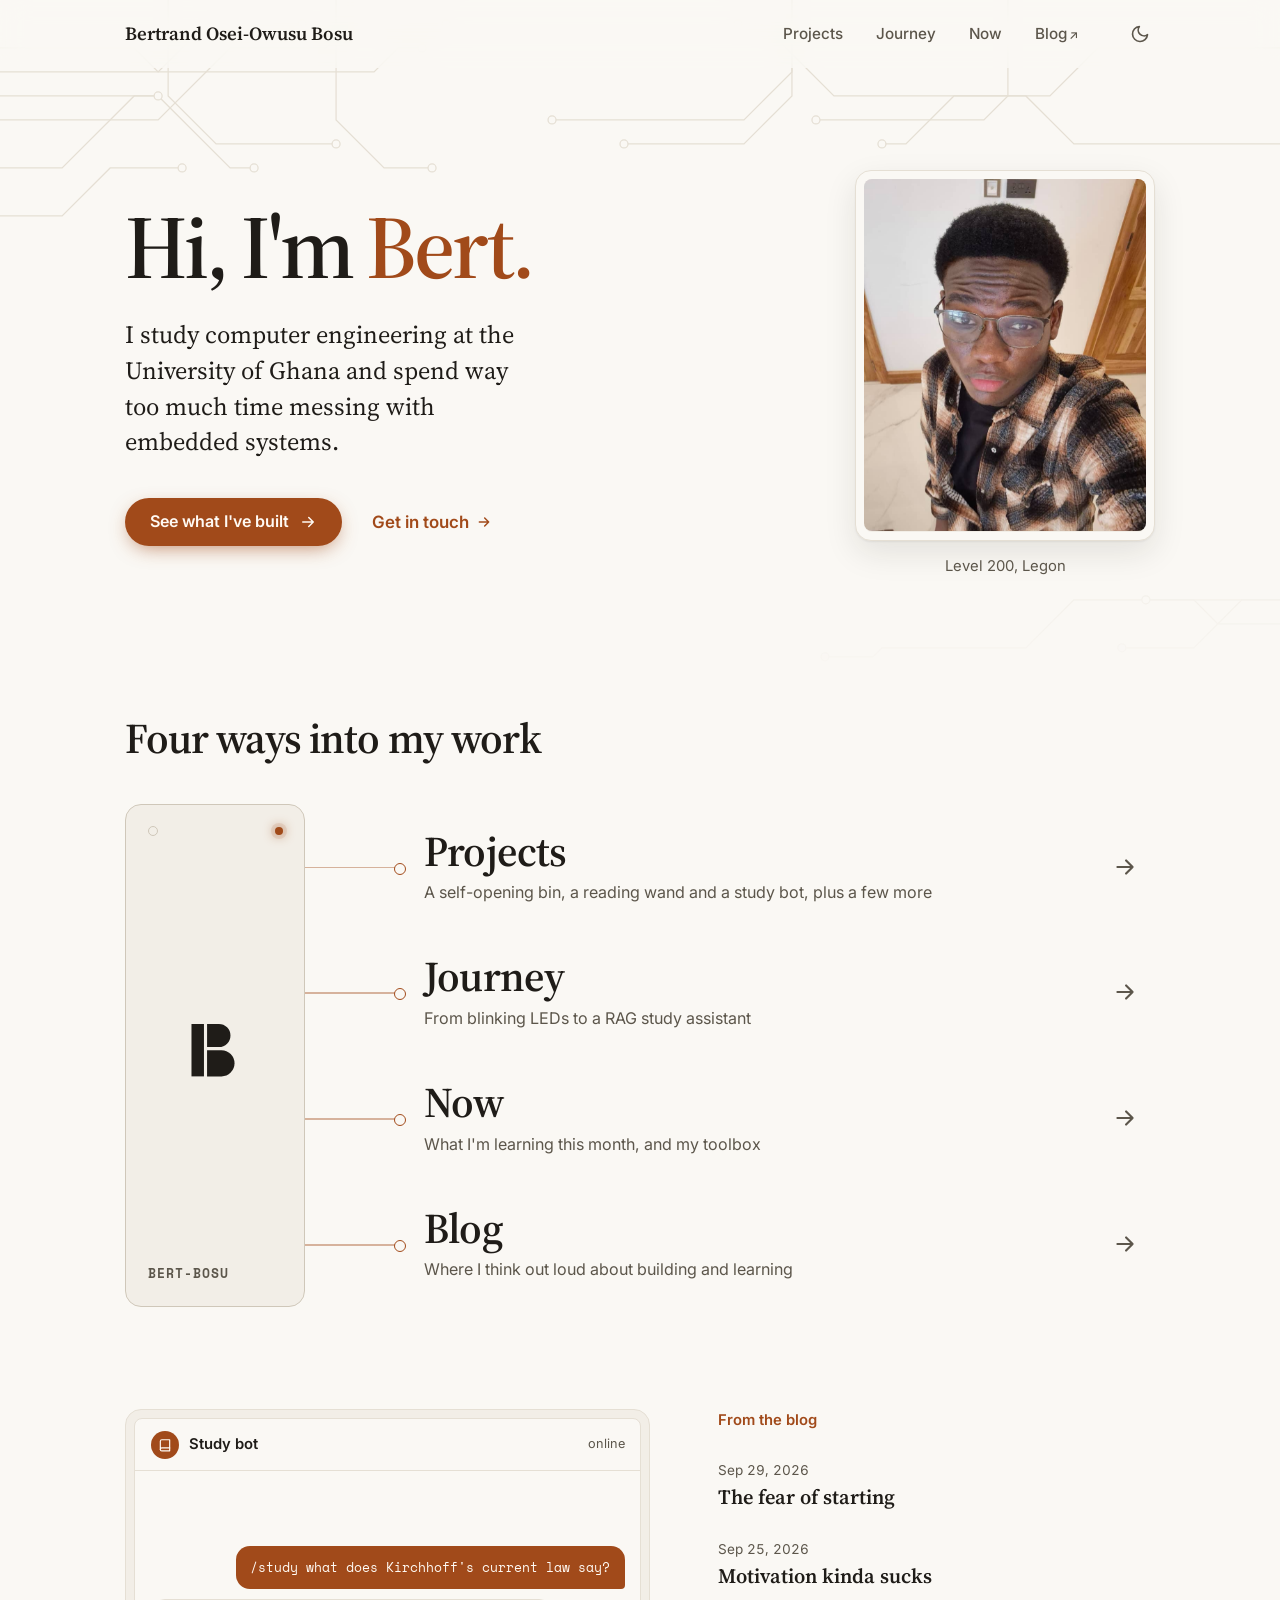
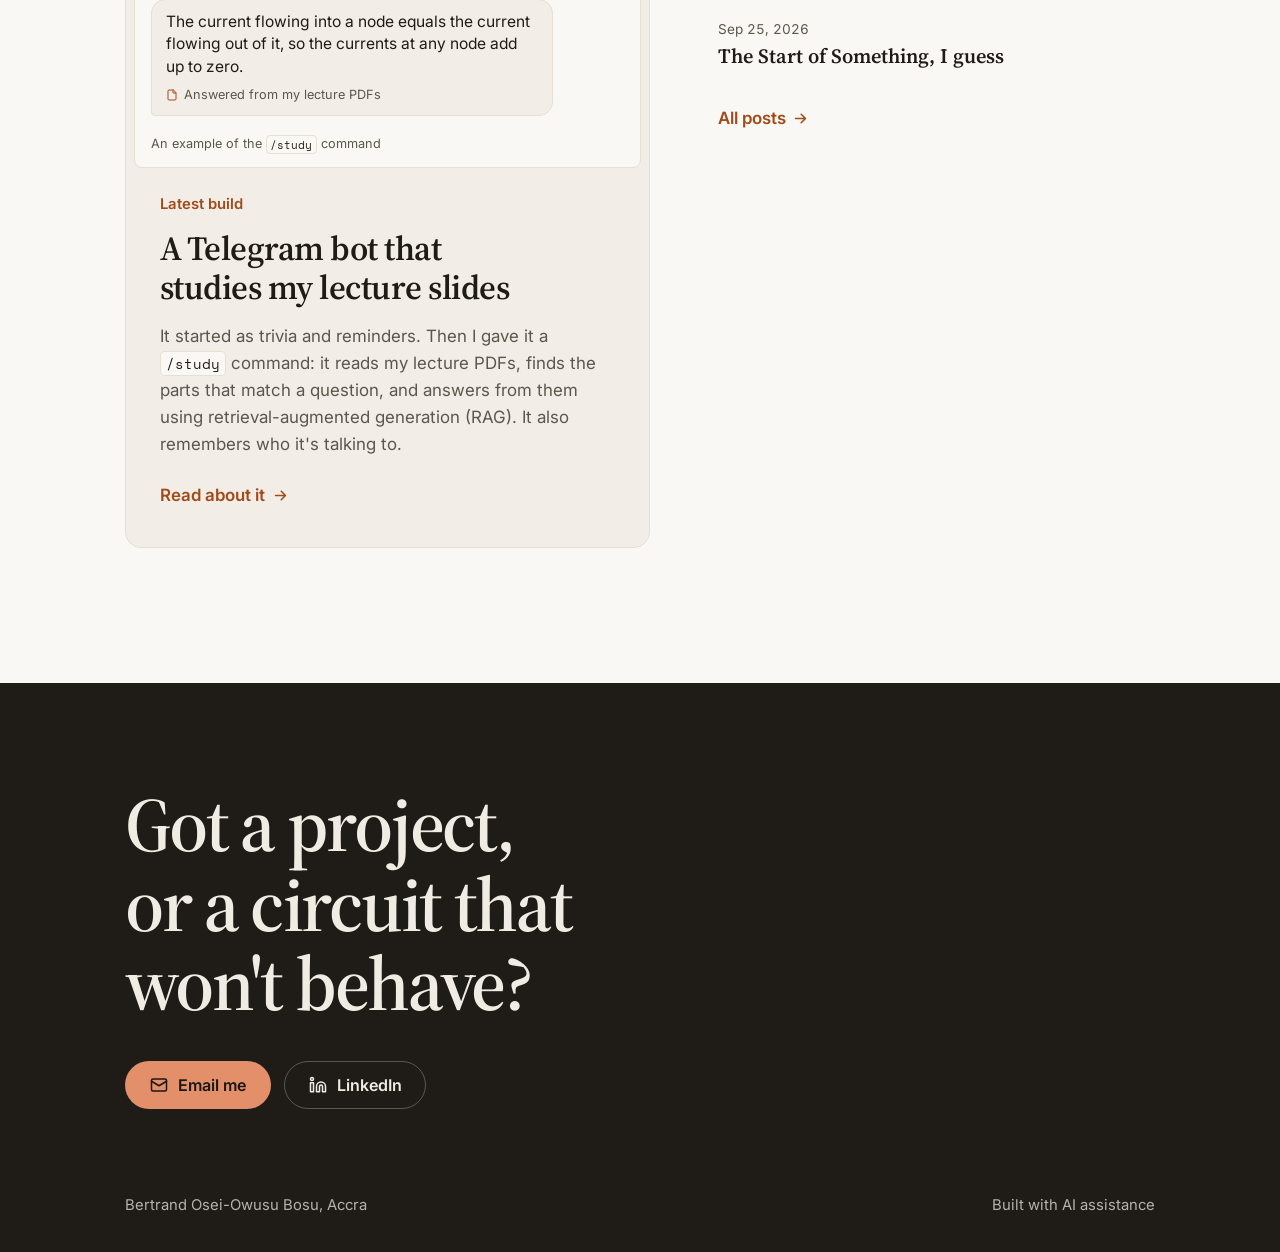
<file: index.html>
<!DOCTYPE html>
<html lang="en">
<head>
  <meta charset="UTF-8">
  <meta name="viewport" content="width=device-width, initial-scale=1, viewport-fit=cover">
  <title>Bertrand Osei-Owusu Bosu</title>
  <meta name="description" content="I study computer engineering at the University of Ghana and build embedded systems and applied AI projects.">
  <meta property="og:type" content="website">
  <meta property="og:title" content="Bertrand Osei-Owusu Bosu">
  <meta property="og:description" content="I study computer engineering at the University of Ghana and build embedded systems and applied AI projects.">
  <meta property="og:url" content="https://bertqrt.github.io/Bert-portfolio/">
  <meta property="og:image" content="https://bertqrt.github.io/Bert-portfolio/media/og.jpg">
  <meta property="og:image:width" content="1200">
  <meta property="og:image:height" content="630">
  <meta property="og:image:alt" content="Bertrand Osei-Owusu Bosu, computer engineering student at the University of Ghana">
  <meta name="twitter:card" content="summary_large_image">
  <meta name="theme-color" content="#faf8f4" media="(prefers-color-scheme: light)">
  <meta name="theme-color" content="#171513" media="(prefers-color-scheme: dark)">
  <link rel="icon" href="data:image/svg+xml,%3Csvg xmlns='http://www.w3.org/2000/svg' viewBox='0 0 64 64'%3E%3Crect width='64' height='64' rx='14' fill='%232c4e72'/%3E%3Cg transform='translate(11 11) scale(0.42)' fill='%23faf7f2'%3E%3Cpath d='M12 8H32V92H12Z'/%3E%3Cpath d='M37 8H56A18.5 18.5 0 0 1 56 45H37Z'/%3E%3Cpath d='M37 50H60A21 21 0 0 1 60 92H37Z'/%3E%3C/g%3E%3C/svg%3E">
  <script>
    (function () {
      var theme = null;
      try { theme = localStorage.getItem('theme'); } catch (e) {}
      if (!theme) theme = window.matchMedia('(prefers-color-scheme: dark)').matches ? 'dark' : 'light';
      document.documentElement.setAttribute('data-theme', theme);
    })();
  </script>
  <script>
    // The loader plays once per visit: the first page you open, not every page after
    try {
      if (!sessionStorage.getItem('booted') && !window.matchMedia('(prefers-reduced-motion: reduce)').matches) {
        document.documentElement.classList.add('booting', 'boot-on');
        sessionStorage.setItem('booted', '1');
      }
    } catch (e) {}
  </script>
  <link rel="preconnect" href="https://fonts.googleapis.com">
  <link rel="preconnect" href="https://fonts.gstatic.com" crossorigin>
  <link href="https://fonts.googleapis.com/css2?family=Inter:wght@400;500;600&family=Source+Serif+4:opsz,wght@8..60,400;8..60,600&family=Space+Mono:wght@400;700&display=swap" rel="stylesheet">
  <link rel="stylesheet" href="style.css?v=32">
  <script type="importmap">
    {
      "imports": {
        "three": "https://cdn.jsdelivr.net/npm/three@0.160.0/build/three.module.min.js",
        "three/addons/": "https://cdn.jsdelivr.net/npm/three@0.160.0/examples/jsm/"
      }
    }
  </script>
</head>
<body>
  <div class="boot" aria-hidden="true">
    <svg class="boot-mark" viewBox="0 0 100 100">
      <defs><clipPath id="boot-clip"><path d="M12 8H32V92H12Z"/><path d="M37 8H56A18.5 18.5 0 0 1 56 45H37Z"/><path d="M37 50H60A21 21 0 0 1 60 92H37Z"/></clipPath></defs>
      <path class="boot-b boot-b1" d="M12 8H32V92H12Z"/>
      <path class="boot-b boot-b2" d="M37 8H56A18.5 18.5 0 0 1 56 45H37Z"/>
      <path class="boot-b boot-b3" d="M37 50H60A21 21 0 0 1 60 92H37Z"/>
      <g clip-path="url(#boot-clip)"><rect class="boot-fill" x="0" y="0" width="100" height="100"/></g>
    </svg>
    <span class="boot-count"></span>
  </div>
  <header class="site-header">
    <div class="wrap header-inner">
      <a class="home-link" href="index.html" aria-label="Bertrand Osei-Owusu Bosu, home" aria-current="page"><svg class="mark" viewBox="0 0 100 100" fill="currentColor" aria-hidden="true"><path d="M12 8H32V92H12Z"/><path d="M37 8H56A18.5 18.5 0 0 1 56 45H37Z"/><path d="M37 50H60A21 21 0 0 1 60 92H37Z"/></svg><span class="name">Bertrand Osei-Owusu Bosu</span></a>
      <nav class="nav" aria-label="Main">
        <a href="projects.html">Projects</a>
        <a href="journey.html">Journey</a>
        <a href="now.html">Now</a>
        <a class="ext" href="https://bertqrt.github.io/bertrandbosu-blog1/">Blog<span aria-hidden="true">&#8599;</span></a>
      </nav>
      <button class="theme-toggle" id="theme-toggle" type="button" aria-label="Toggle light and dark mode">
        <svg class="icon-moon" viewBox="0 0 24 24" fill="none" stroke="currentColor" stroke-width="2" stroke-linecap="round" stroke-linejoin="round" aria-hidden="true"><path d="M21 12.79A9 9 0 1111.21 3a7 7 0 009.79 9.79z"/></svg>
        <svg class="icon-sun" viewBox="0 0 24 24" fill="none" stroke="currentColor" stroke-width="2" stroke-linecap="round" stroke-linejoin="round" aria-hidden="true"><circle cx="12" cy="12" r="4"/><path d="M12 2v2M12 20v2M4.93 4.93l1.41 1.41M17.66 17.66l1.41 1.41M2 12h2M20 12h2M4.93 19.07l1.41-1.41M17.66 6.34l1.41-1.41"/></svg>
      </button>
    </div>
  </header>

  <main class="wrap">
    <section class="hero">
      <div class="hero-circuit" aria-hidden="true"></div>
      <div class="hero-stage" role="img" aria-label="A 3D circuit board you can play with: a chip, resistors, capacitors, LEDs and my photo taped to it. Click a part to make it jump.">
        <p class="stage-loading" aria-hidden="true"><span class="stage-loading-chip"></span>Powering up the board</p>
      </div>
      <div class="hero-text">
        <h1 class="split-words">Hi, I'm <span class="accent">Bert.</span></h1>
        <p class="lede">I study computer engineering at the University of Ghana and spend way too much time messing with embedded systems.</p>
        <div class="hero-actions">
          <a class="btn btn-primary magnetic" href="projects.html"><span class="btn-label">See what I've built</span><span class="arrow" aria-hidden="true"><svg viewBox="0 0 24 24" fill="none" stroke="currentColor" stroke-width="2" stroke-linecap="round" stroke-linejoin="round"><path d="M5 12h14M13 6l6 6-6 6"/></svg><svg viewBox="0 0 24 24" fill="none" stroke="currentColor" stroke-width="2" stroke-linecap="round" stroke-linejoin="round"><path d="M5 12h14M13 6l6 6-6 6"/></svg></span></a>
          <a class="link" href="#contact">Get in touch</a>
        </div>
      </div>
      <figure class="photo">
        <div class="photo-card">
          <div class="photo-frame"><img src="photo.jpg" alt="Bert, in a plaid shirt and glasses" width="810" height="1080"></div>
        </div>
        <figcaption class="photo-caption">Level 200, Legon</figcaption>
      </figure>
    </section>

    <section class="board-section" aria-labelledby="board-title">
      <h2 id="board-title" class="section-title split-words">Four ways into my work</h2>
      <div class="board">
        <div class="chip" aria-hidden="true">
          <span class="chip-top"><span class="chip-notch"></span><span class="chip-led"></span></span>
          <svg class="mark" viewBox="0 0 100 100" fill="currentColor"><path d="M12 8H32V92H12Z"/><path d="M37 8H56A18.5 18.5 0 0 1 56 45H37Z"/><path d="M37 50H60A21 21 0 0 1 60 92H37Z"/></svg>
          <span class="chip-name" data-scramble>BERT-BOSU</span>
        </div>
        <ol class="pads">
          <li><a class="pad" href="projects.html"><span class="pulse"></span><span class="pad-text"><span class="pad-title">Projects</span><span class="pad-desc">A self-opening bin, a reading wand and a study bot, plus a few more</span></span><svg class="pad-arrow" viewBox="0 0 24 24" fill="none" stroke="currentColor" stroke-width="2" stroke-linecap="round" stroke-linejoin="round" aria-hidden="true"><path d="M5 12h14M13 6l6 6-6 6"/></svg></a></li>
          <li><a class="pad" href="journey.html"><span class="pulse"></span><span class="pad-text"><span class="pad-title">Journey</span><span class="pad-desc">From blinking LEDs to a RAG study assistant</span></span><svg class="pad-arrow" viewBox="0 0 24 24" fill="none" stroke="currentColor" stroke-width="2" stroke-linecap="round" stroke-linejoin="round" aria-hidden="true"><path d="M5 12h14M13 6l6 6-6 6"/></svg></a></li>
          <li><a class="pad" href="now.html"><span class="pulse"></span><span class="pad-text"><span class="pad-title">Now</span><span class="pad-desc">What I'm learning this month, and my toolbox</span></span><svg class="pad-arrow" viewBox="0 0 24 24" fill="none" stroke="currentColor" stroke-width="2" stroke-linecap="round" stroke-linejoin="round" aria-hidden="true"><path d="M5 12h14M13 6l6 6-6 6"/></svg></a></li>
          <li><a class="pad" href="https://bertqrt.github.io/bertrandbosu-blog1/"><span class="pulse"></span><span class="pad-text"><span class="pad-title">Blog</span><span class="pad-desc">Where I think out loud about building and learning</span></span><svg class="pad-arrow" viewBox="0 0 24 24" fill="none" stroke="currentColor" stroke-width="2" stroke-linecap="round" stroke-linejoin="round" aria-hidden="true"><path d="M5 12h14M13 6l6 6-6 6"/></svg></a></li>
        </ol>
      </div>
    </section>

    <div class="marquee" aria-hidden="true">
      <div class="marquee-row"><span>Embedded systems</span><i></i><span>Applied AI</span><i></i><span>Computer engineering</span><i></i><span>University of Ghana</span><i></i></div>
      <div class="marquee-row marquee-alt"><span>ESP32</span><i></i><span>Arduino</span><i></i><span>Raspberry Pi</span><i></i><span>Python</span><i></i><span>RAG</span><i></i><span>Telegram bots</span><i></i></div>
    </div>

    <section class="split">
      <article class="feature">
        <figure class="chat" role="img" aria-label="An example chat: I send the bot /study what does Kirchhoff's current law say?, and it answers from my lecture PDFs that the current flowing into a node equals the current flowing out of it.">
          <div class="chat-top" aria-hidden="true">
            <span class="chat-avatar"><svg viewBox="0 0 24 24" fill="none" stroke="currentColor" stroke-width="2" stroke-linecap="round" stroke-linejoin="round"><path d="M4 19.5A2.5 2.5 0 0 1 6.5 17H20V3H6.5A2.5 2.5 0 0 0 4 5.5z"/><path d="M4 19.5A2.5 2.5 0 0 0 6.5 22H20v-5"/></svg></span>
            <span class="chat-name">Study bot</span>
            <span class="chat-status">online</span>
          </div>
          <ol class="chat-log" aria-hidden="true">
            <li class="msg msg-user"><span class="msg-text">/study what does Kirchhoff's current law say?</span></li>
            <li class="msg msg-bot">The current flowing into a node equals the current flowing out of it, so the currents at any node add up to zero.<span class="msg-source"><svg viewBox="0 0 24 24" fill="none" stroke="currentColor" stroke-width="2" stroke-linecap="round" stroke-linejoin="round"><path d="M14 2H6a2 2 0 0 0-2 2v16a2 2 0 0 0 2 2h12a2 2 0 0 0 2-2V8z"/><path d="M14 2v6h6"/></svg>Answered from my lecture PDFs</span></li>
            <li class="msg-typing"><span></span><span></span><span></span></li>
          </ol>
          <figcaption class="chat-caption" aria-hidden="true">An example of the <code>/study</code> command</figcaption>
        </figure>
        <div class="feature-body">
          <p class="eyebrow">Latest build</p>
          <h3>A Telegram bot that studies my lecture slides</h3>
          <p>It started as trivia and reminders. Then I gave it a <code>/study</code> command: it reads my lecture PDFs, finds the parts that match a question, and answers from them using retrieval-augmented generation (RAG). It also remembers who it's talking to.</p>
          <a class="link" href="projects.html#telegram-bot">Read about it</a>
        </div>
      </article>
      <div class="writing">
        <p class="eyebrow">From the blog</p>
        <ul class="writing-list">
          <li><a href="https://bertqrt.github.io/bertrandbosu-blog1/writing/the-fear-of-starting/"><span class="date">Sep 29, 2026</span><span class="title">The fear of starting</span><svg viewBox="0 0 24 24" fill="none" stroke="currentColor" stroke-width="2" stroke-linecap="round" stroke-linejoin="round" aria-hidden="true"><path d="M7 17 17 7M8 7h9v9"/></svg></a></li>
          <li><a href="https://bertqrt.github.io/bertrandbosu-blog1/writing/motivation-kinda-sucks/"><span class="date">Sep 25, 2026</span><span class="title">Motivation kinda sucks</span><svg viewBox="0 0 24 24" fill="none" stroke="currentColor" stroke-width="2" stroke-linecap="round" stroke-linejoin="round" aria-hidden="true"><path d="M7 17 17 7M8 7h9v9"/></svg></a></li>
          <li><a href="https://bertqrt.github.io/bertrandbosu-blog1/writing/the-start-of-something-i-guess/"><span class="date">Sep 25, 2026</span><span class="title">The Start of Something, I guess</span><svg viewBox="0 0 24 24" fill="none" stroke="currentColor" stroke-width="2" stroke-linecap="round" stroke-linejoin="round" aria-hidden="true"><path d="M7 17 17 7M8 7h9v9"/></svg></a></li>
        </ul>
        <a class="link writing-more" href="https://bertqrt.github.io/bertrandbosu-blog1/">All posts</a>
      </div>
    </section>
  </main>

  <footer class="site-footer" id="contact">
    <div class="wrap footer-inner">
      <p class="footer-big split-words">Got a project, or a circuit that won't behave?</p>
      <div class="footer-actions">
        <a class="btn btn-primary magnetic email-link" href="#" data-user="bertrandoseiowusu22" data-domain="gmail.com"><svg viewBox="0 0 24 24" fill="none" stroke="currentColor" stroke-width="2" stroke-linecap="round" stroke-linejoin="round" aria-hidden="true"><rect x="2" y="4" width="20" height="16" rx="2"/><path d="m22 7-10 6L2 7"/></svg><span class="btn-label">Email me</span></a>
        <a class="btn btn-ghost magnetic" href="https://www.linkedin.com/in/bertbnk/"><svg viewBox="0 0 24 24" fill="none" stroke="currentColor" stroke-width="2" stroke-linecap="round" stroke-linejoin="round" aria-hidden="true"><path d="M16 8a6 6 0 0 1 6 6v7h-4v-7a2 2 0 0 0-4 0v7h-4v-7a6 6 0 0 1 6-6z"/><rect x="2" y="9" width="4" height="12"/><circle cx="4" cy="4" r="2"/></svg><span class="btn-label">LinkedIn</span></a>
      </div>
      <div class="footer-bottom">
        <span>Bertrand Osei-Owusu Bosu, Accra</span>
        <span>Built with AI assistance</span>
      </div>
    </div>
  </footer>

  <div class="toast" role="status" aria-live="polite"></div>

  <button id="back-to-top" class="back-to-top" type="button" aria-label="Back to top">
    <svg class="ring" viewBox="0 0 50 50" aria-hidden="true"><circle cx="25" cy="25" r="24"/></svg>
    <svg class="arrow-up" viewBox="0 0 24 24" fill="none" stroke="currentColor" stroke-width="2" stroke-linecap="round" stroke-linejoin="round" aria-hidden="true"><path d="M12 19V5M5 12l7-7 7 7"/></svg>
  </button>

  <script src="script.js?v=32"></script>
</body>
</html>
</file>
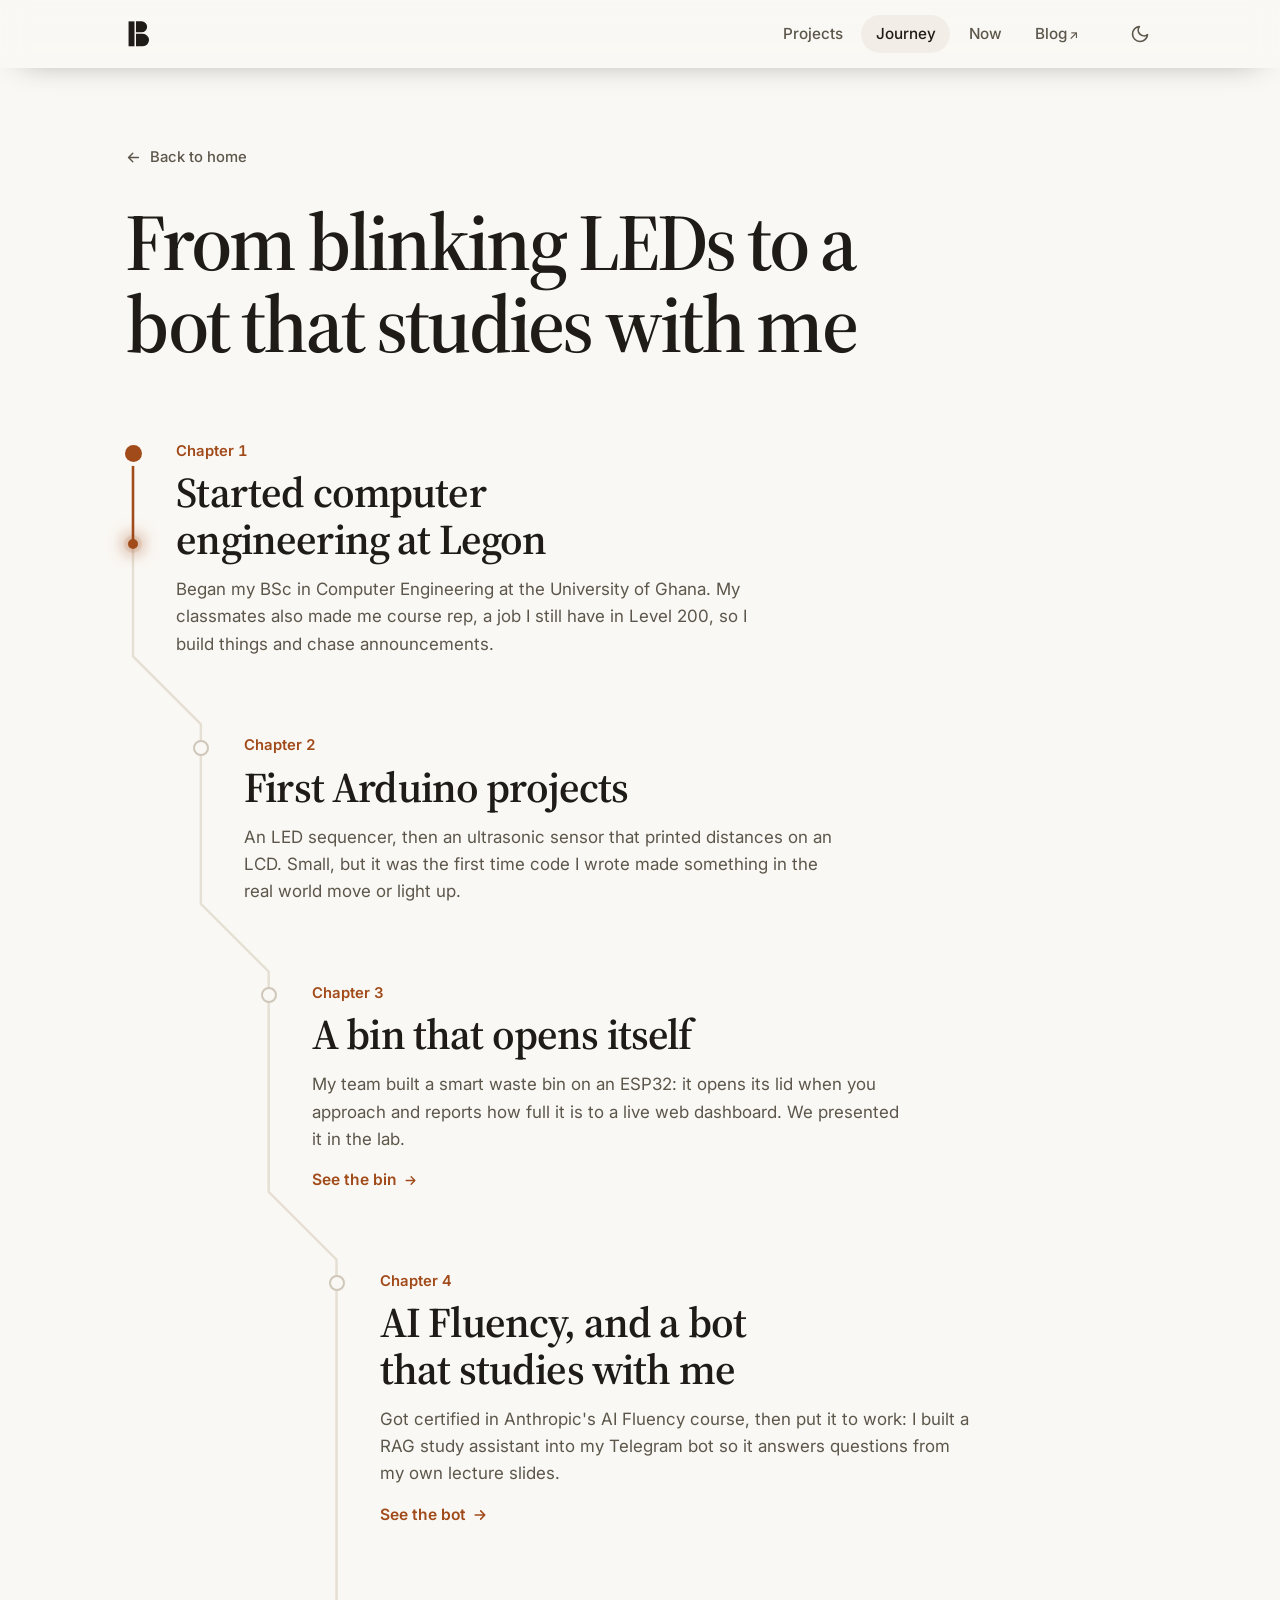
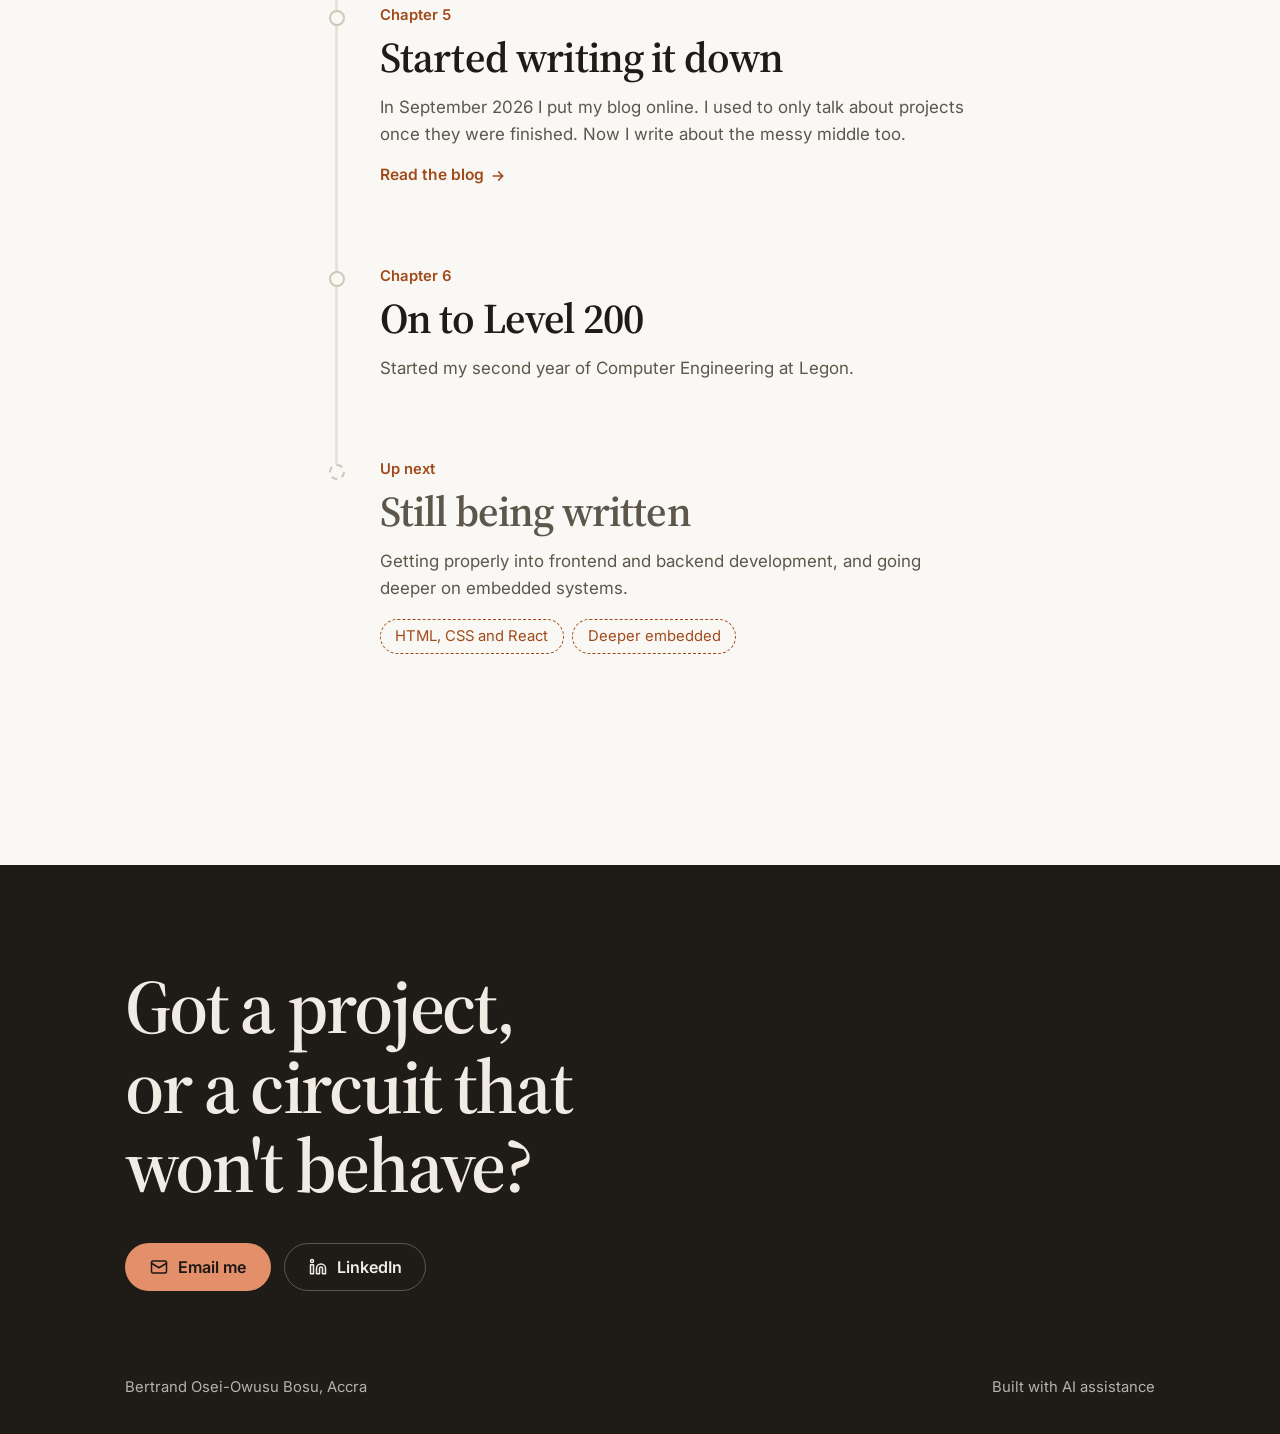
<file: journey.html>
<!DOCTYPE html>
<html lang="en">
<head>
  <meta charset="UTF-8">
  <meta name="viewport" content="width=device-width, initial-scale=1, viewport-fit=cover">
  <title>Journey | Bertrand Osei-Owusu Bosu</title>
  <meta name="description" content="How I went from my first Arduino projects to a RAG study assistant, studying computer engineering at the University of Ghana.">
  <meta property="og:type" content="website">
  <meta property="og:title" content="Journey | Bertrand Osei-Owusu Bosu">
  <meta property="og:description" content="How I went from my first Arduino projects to a RAG study assistant, studying computer engineering at the University of Ghana.">
  <meta property="og:url" content="https://bertqrt.github.io/Bert-portfolio/journey.html">
  <meta property="og:image" content="https://bertqrt.github.io/Bert-portfolio/media/og.jpg">
  <meta property="og:image:width" content="1200">
  <meta property="og:image:height" content="630">
  <meta property="og:image:alt" content="Bertrand Osei-Owusu Bosu, computer engineering student at the University of Ghana">
  <meta name="twitter:card" content="summary_large_image">
  <meta name="theme-color" content="#faf8f4" media="(prefers-color-scheme: light)">
  <meta name="theme-color" content="#171513" media="(prefers-color-scheme: dark)">
  <link rel="icon" href="data:image/svg+xml,%3Csvg xmlns='http://www.w3.org/2000/svg' viewBox='0 0 64 64'%3E%3Crect width='64' height='64' rx='14' fill='%232c4e72'/%3E%3Cg transform='translate(11 11) scale(0.42)' fill='%23faf7f2'%3E%3Cpath d='M12 8H32V92H12Z'/%3E%3Cpath d='M37 8H56A18.5 18.5 0 0 1 56 45H37Z'/%3E%3Cpath d='M37 50H60A21 21 0 0 1 60 92H37Z'/%3E%3C/g%3E%3C/svg%3E">
  <script>
    (function () {
      var theme = null;
      try { theme = localStorage.getItem('theme'); } catch (e) {}
      if (!theme) theme = window.matchMedia('(prefers-color-scheme: dark)').matches ? 'dark' : 'light';
      document.documentElement.setAttribute('data-theme', theme);
    })();
  </script>
  <script>
    // The loader plays once per visit: the first page you open, not every page after
    try {
      if (!sessionStorage.getItem('booted') && !window.matchMedia('(prefers-reduced-motion: reduce)').matches) {
        document.documentElement.classList.add('booting', 'boot-on');
        sessionStorage.setItem('booted', '1');
      }
    } catch (e) {}
  </script>
  <link rel="preconnect" href="https://fonts.googleapis.com">
  <link rel="preconnect" href="https://fonts.gstatic.com" crossorigin>
  <link href="https://fonts.googleapis.com/css2?family=Inter:wght@400;500;600&family=Source+Serif+4:opsz,wght@8..60,400;8..60,600&family=Space+Mono:wght@400;700&display=swap" rel="stylesheet">
  <link rel="stylesheet" href="style.css?v=32">
</head>
<body>
  <div class="boot" aria-hidden="true">
    <svg class="boot-mark" viewBox="0 0 100 100">
      <defs><clipPath id="boot-clip"><path d="M12 8H32V92H12Z"/><path d="M37 8H56A18.5 18.5 0 0 1 56 45H37Z"/><path d="M37 50H60A21 21 0 0 1 60 92H37Z"/></clipPath></defs>
      <path class="boot-b boot-b1" d="M12 8H32V92H12Z"/>
      <path class="boot-b boot-b2" d="M37 8H56A18.5 18.5 0 0 1 56 45H37Z"/>
      <path class="boot-b boot-b3" d="M37 50H60A21 21 0 0 1 60 92H37Z"/>
      <g clip-path="url(#boot-clip)"><rect class="boot-fill" x="0" y="0" width="100" height="100"/></g>
    </svg>
    <span class="boot-count"></span>
  </div>
  <header class="site-header">
    <div class="wrap header-inner">
      <a class="home-link" href="index.html" aria-label="Bertrand Osei-Owusu Bosu, home"><svg class="mark" viewBox="0 0 100 100" fill="currentColor" aria-hidden="true"><path d="M12 8H32V92H12Z"/><path d="M37 8H56A18.5 18.5 0 0 1 56 45H37Z"/><path d="M37 50H60A21 21 0 0 1 60 92H37Z"/></svg><span class="name">Bertrand Osei-Owusu Bosu</span></a>
      <nav class="nav" aria-label="Main">
        <a href="projects.html">Projects</a>
        <a href="journey.html" aria-current="page">Journey</a>
        <a href="now.html">Now</a>
        <a class="ext" href="https://bertqrt.github.io/bertrandbosu-blog1/">Blog<span aria-hidden="true">&#8599;</span></a>
      </nav>
      <button class="theme-toggle" id="theme-toggle" type="button" aria-label="Toggle light and dark mode">
        <svg class="icon-moon" viewBox="0 0 24 24" fill="none" stroke="currentColor" stroke-width="2" stroke-linecap="round" stroke-linejoin="round" aria-hidden="true"><path d="M21 12.79A9 9 0 1111.21 3a7 7 0 009.79 9.79z"/></svg>
        <svg class="icon-sun" viewBox="0 0 24 24" fill="none" stroke="currentColor" stroke-width="2" stroke-linecap="round" stroke-linejoin="round" aria-hidden="true"><circle cx="12" cy="12" r="4"/><path d="M12 2v2M12 20v2M4.93 4.93l1.41 1.41M17.66 17.66l1.41 1.41M2 12h2M20 12h2M4.93 19.07l1.41-1.41M17.66 6.34l1.41-1.41"/></svg>
      </button>
    </div>
  </header>

  <main class="wrap">
    <section class="page-intro">
      <a class="back-home" href="index.html"><svg viewBox="0 0 24 24" fill="none" stroke="currentColor" stroke-width="2" stroke-linecap="round" stroke-linejoin="round" aria-hidden="true"><path d="M19 12H5M11 18l-6-6 6-6"/></svg>Back to home</a>
      <h1 class="split-words">From blinking LEDs to a bot that studies with me</h1>
    </section>


    <ol class="journey">
      <li class="chapter" style="--i: 0">
        <span class="via" aria-hidden="true"></span>
        <span class="chapter-num">Chapter 1</span>
        <h2>Started computer engineering at Legon</h2>
        <p>Began my BSc in Computer Engineering at the University of Ghana. My classmates also made me course rep, a job I still have in Level 200, so I build things and chase announcements.</p>
        
      </li>
      <li class="chapter" style="--i: 1">
        <span class="via" aria-hidden="true"></span>
        <span class="chapter-num">Chapter 2</span>
        <h2>First Arduino projects</h2>
        <p>An LED sequencer, then an ultrasonic sensor that printed distances on an LCD. Small, but it was the first time code I wrote made something in the real world move or light up.</p>
        
      </li>
      <li class="chapter" style="--i: 2">
        <span class="via" aria-hidden="true"></span>
        <span class="chapter-num">Chapter 3</span>
        <h2>A bin that opens itself</h2>
        <p>My team built a smart waste bin on an ESP32: it opens its lid when you approach and reports how full it is to a live web dashboard. We presented it in the lab.</p>
        <a class="link" href="projects.html#smart-waste-bin">See the bin</a>
      </li>
      <li class="chapter" style="--i: 3">
        <span class="via" aria-hidden="true"></span>
        <span class="chapter-num">Chapter 4</span>
        <h2>AI Fluency, and a bot that studies with me</h2>
        <p>Got certified in Anthropic's AI Fluency course, then put it to work: I built a RAG study assistant into my Telegram bot so it answers questions from my own lecture slides.</p>
        <a class="link" href="projects.html#telegram-bot">See the bot</a>
      </li>
      <li class="chapter" style="--i: 3">
        <span class="via" aria-hidden="true"></span>
        <span class="chapter-num">Chapter 5</span>
        <h2>Started writing it down</h2>
        <p>In September 2026 I put my blog online. I used to only talk about projects once they were finished. Now I write about the messy middle too.</p>
        <a class="link" href="https://bertqrt.github.io/bertrandbosu-blog1/">Read the blog</a>
      </li>
      <li class="chapter" style="--i: 3">
        <span class="via" aria-hidden="true"></span>
        <span class="chapter-num">Chapter 6</span>
        <h2>On to Level 200</h2>
        <p>Started my second year of Computer Engineering at Legon.</p>
        
      </li>
      <li class="chapter next" style="--i: 3">
        <span class="via" aria-hidden="true"></span>
        <span class="chapter-num">Up next</span>
        <h2>Still being written</h2>
        <p>Getting properly into frontend and backend development, and going deeper on embedded systems.</p>
        <ul class="goals">
          <li>HTML, CSS and React</li>
          <li>Deeper embedded</li>
        </ul>
      </li>
    </ol>
  </main>

  <footer class="site-footer" id="contact">
    <div class="wrap footer-inner">
      <p class="footer-big split-words">Got a project, or a circuit that won't behave?</p>
      <div class="footer-actions">
        <a class="btn btn-primary magnetic email-link" href="#" data-user="bertrandoseiowusu22" data-domain="gmail.com"><svg viewBox="0 0 24 24" fill="none" stroke="currentColor" stroke-width="2" stroke-linecap="round" stroke-linejoin="round" aria-hidden="true"><rect x="2" y="4" width="20" height="16" rx="2"/><path d="m22 7-10 6L2 7"/></svg><span class="btn-label">Email me</span></a>
        <a class="btn btn-ghost magnetic" href="https://www.linkedin.com/in/bertbnk/"><svg viewBox="0 0 24 24" fill="none" stroke="currentColor" stroke-width="2" stroke-linecap="round" stroke-linejoin="round" aria-hidden="true"><path d="M16 8a6 6 0 0 1 6 6v7h-4v-7a2 2 0 0 0-4 0v7h-4v-7a6 6 0 0 1 6-6z"/><rect x="2" y="9" width="4" height="12"/><circle cx="4" cy="4" r="2"/></svg><span class="btn-label">LinkedIn</span></a>
      </div>
      <div class="footer-bottom">
        <span>Bertrand Osei-Owusu Bosu, Accra</span>
        <span>Built with AI assistance</span>
      </div>
    </div>
  </footer>

  <div class="toast" role="status" aria-live="polite"></div>

  <button id="back-to-top" class="back-to-top" type="button" aria-label="Back to top">
    <svg class="ring" viewBox="0 0 50 50" aria-hidden="true"><circle cx="25" cy="25" r="24"/></svg>
    <svg class="arrow-up" viewBox="0 0 24 24" fill="none" stroke="currentColor" stroke-width="2" stroke-linecap="round" stroke-linejoin="round" aria-hidden="true"><path d="M12 19V5M5 12l7-7 7 7"/></svg>
  </button>

  <script src="script.js?v=32"></script>
</body>
</html>
</file>
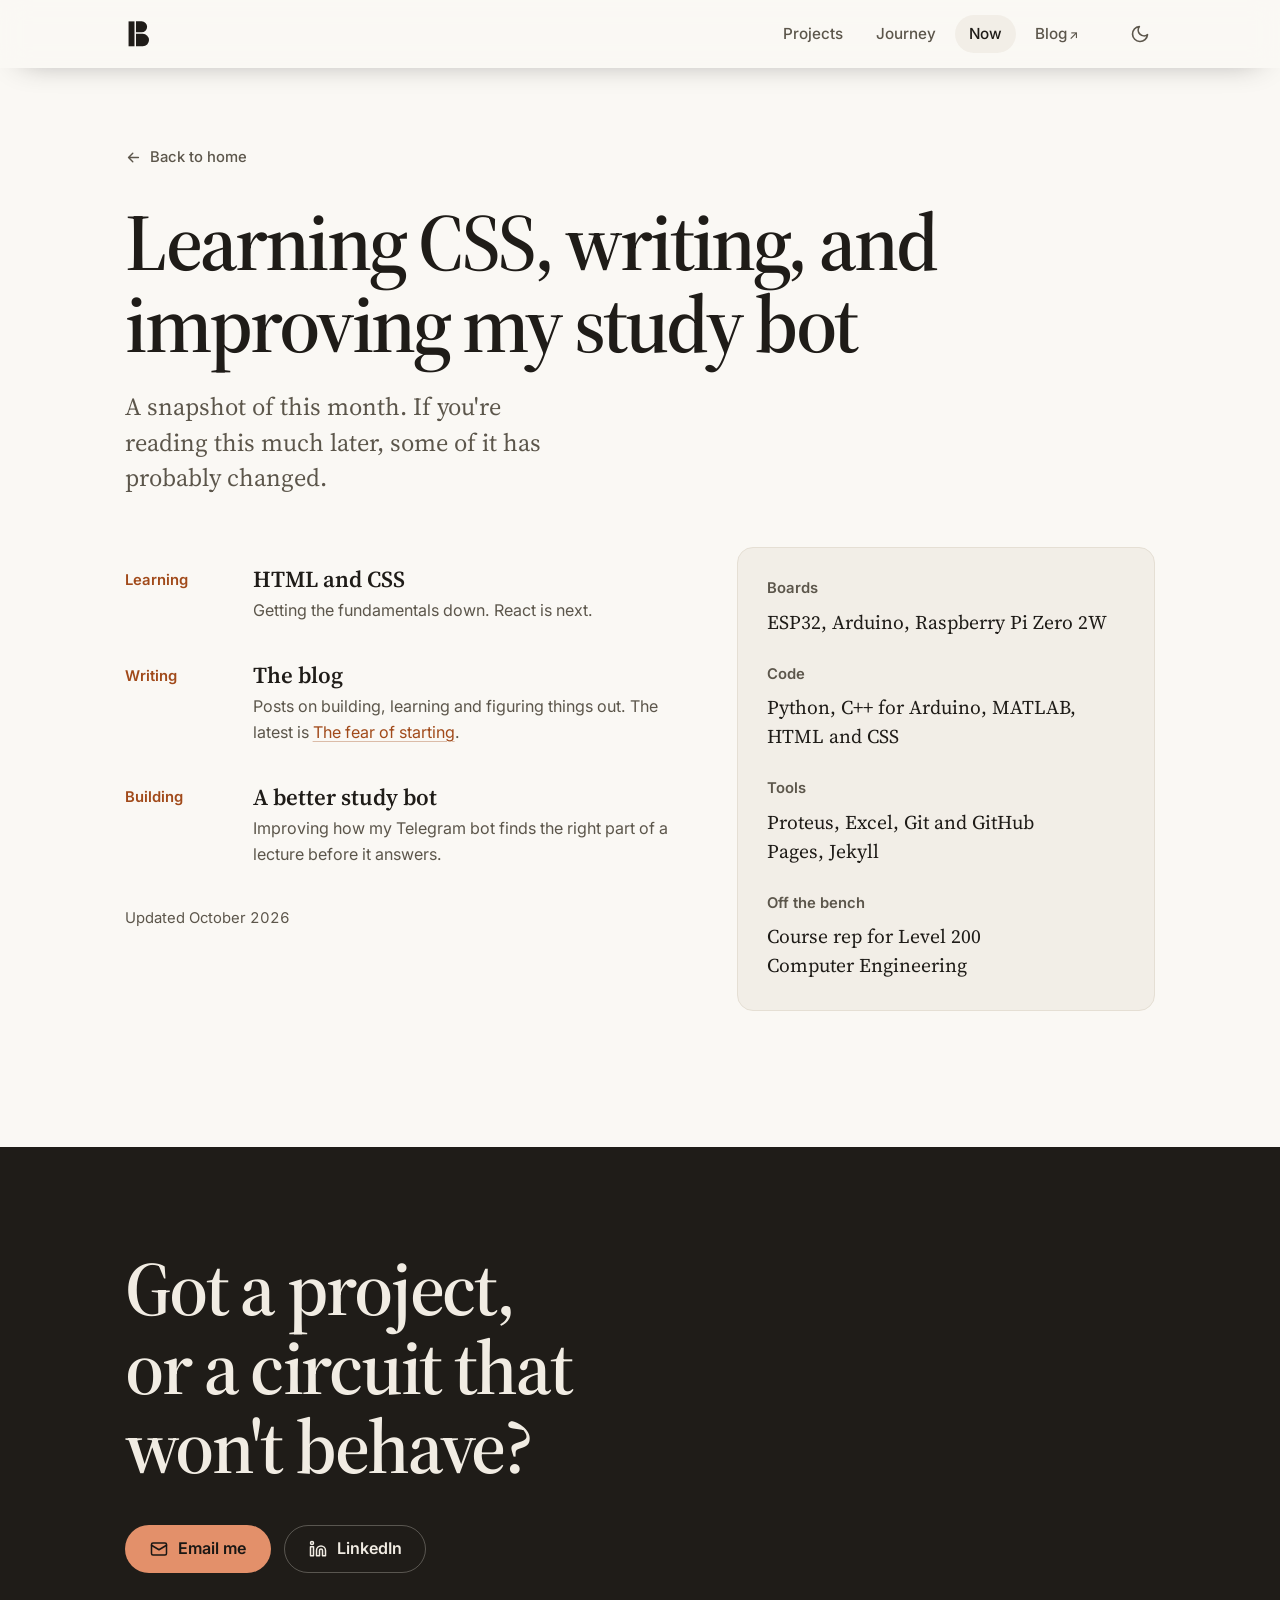
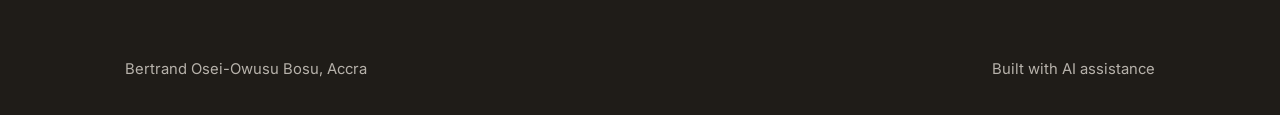
<file: now.html>
<!DOCTYPE html>
<html lang="en">
<head>
  <meta charset="UTF-8">
  <meta name="viewport" content="width=device-width, initial-scale=1, viewport-fit=cover">
  <title>Now | Bertrand Osei-Owusu Bosu</title>
  <meta name="description" content="What I'm learning, writing and building right now.">
  <meta property="og:type" content="website">
  <meta property="og:title" content="Now | Bertrand Osei-Owusu Bosu">
  <meta property="og:description" content="What I'm learning, writing and building right now.">
  <meta property="og:url" content="https://bertqrt.github.io/Bert-portfolio/now.html">
  <meta property="og:image" content="https://bertqrt.github.io/Bert-portfolio/media/og.jpg">
  <meta property="og:image:width" content="1200">
  <meta property="og:image:height" content="630">
  <meta property="og:image:alt" content="Bertrand Osei-Owusu Bosu, computer engineering student at the University of Ghana">
  <meta name="twitter:card" content="summary_large_image">
  <meta name="theme-color" content="#faf8f4" media="(prefers-color-scheme: light)">
  <meta name="theme-color" content="#171513" media="(prefers-color-scheme: dark)">
  <link rel="icon" href="data:image/svg+xml,%3Csvg xmlns='http://www.w3.org/2000/svg' viewBox='0 0 64 64'%3E%3Crect width='64' height='64' rx='14' fill='%232c4e72'/%3E%3Cg transform='translate(11 11) scale(0.42)' fill='%23faf7f2'%3E%3Cpath d='M12 8H32V92H12Z'/%3E%3Cpath d='M37 8H56A18.5 18.5 0 0 1 56 45H37Z'/%3E%3Cpath d='M37 50H60A21 21 0 0 1 60 92H37Z'/%3E%3C/g%3E%3C/svg%3E">
  <script>
    (function () {
      var theme = null;
      try { theme = localStorage.getItem('theme'); } catch (e) {}
      if (!theme) theme = window.matchMedia('(prefers-color-scheme: dark)').matches ? 'dark' : 'light';
      document.documentElement.setAttribute('data-theme', theme);
    })();
  </script>
  <script>
    // The loader plays once per visit: the first page you open, not every page after
    try {
      if (!sessionStorage.getItem('booted') && !window.matchMedia('(prefers-reduced-motion: reduce)').matches) {
        document.documentElement.classList.add('booting', 'boot-on');
        sessionStorage.setItem('booted', '1');
      }
    } catch (e) {}
  </script>
  <link rel="preconnect" href="https://fonts.googleapis.com">
  <link rel="preconnect" href="https://fonts.gstatic.com" crossorigin>
  <link href="https://fonts.googleapis.com/css2?family=Inter:wght@400;500;600&family=Source+Serif+4:opsz,wght@8..60,400;8..60,600&family=Space+Mono:wght@400;700&display=swap" rel="stylesheet">
  <link rel="stylesheet" href="style.css?v=32">
</head>
<body>
  <div class="boot" aria-hidden="true">
    <svg class="boot-mark" viewBox="0 0 100 100">
      <defs><clipPath id="boot-clip"><path d="M12 8H32V92H12Z"/><path d="M37 8H56A18.5 18.5 0 0 1 56 45H37Z"/><path d="M37 50H60A21 21 0 0 1 60 92H37Z"/></clipPath></defs>
      <path class="boot-b boot-b1" d="M12 8H32V92H12Z"/>
      <path class="boot-b boot-b2" d="M37 8H56A18.5 18.5 0 0 1 56 45H37Z"/>
      <path class="boot-b boot-b3" d="M37 50H60A21 21 0 0 1 60 92H37Z"/>
      <g clip-path="url(#boot-clip)"><rect class="boot-fill" x="0" y="0" width="100" height="100"/></g>
    </svg>
    <span class="boot-count"></span>
  </div>
  <header class="site-header">
    <div class="wrap header-inner">
      <a class="home-link" href="index.html" aria-label="Bertrand Osei-Owusu Bosu, home"><svg class="mark" viewBox="0 0 100 100" fill="currentColor" aria-hidden="true"><path d="M12 8H32V92H12Z"/><path d="M37 8H56A18.5 18.5 0 0 1 56 45H37Z"/><path d="M37 50H60A21 21 0 0 1 60 92H37Z"/></svg><span class="name">Bertrand Osei-Owusu Bosu</span></a>
      <nav class="nav" aria-label="Main">
        <a href="projects.html">Projects</a>
        <a href="journey.html">Journey</a>
        <a href="now.html" aria-current="page">Now</a>
        <a class="ext" href="https://bertqrt.github.io/bertrandbosu-blog1/">Blog<span aria-hidden="true">&#8599;</span></a>
      </nav>
      <button class="theme-toggle" id="theme-toggle" type="button" aria-label="Toggle light and dark mode">
        <svg class="icon-moon" viewBox="0 0 24 24" fill="none" stroke="currentColor" stroke-width="2" stroke-linecap="round" stroke-linejoin="round" aria-hidden="true"><path d="M21 12.79A9 9 0 1111.21 3a7 7 0 009.79 9.79z"/></svg>
        <svg class="icon-sun" viewBox="0 0 24 24" fill="none" stroke="currentColor" stroke-width="2" stroke-linecap="round" stroke-linejoin="round" aria-hidden="true"><circle cx="12" cy="12" r="4"/><path d="M12 2v2M12 20v2M4.93 4.93l1.41 1.41M17.66 17.66l1.41 1.41M2 12h2M20 12h2M4.93 19.07l1.41-1.41M17.66 6.34l1.41-1.41"/></svg>
      </button>
    </div>
  </header>

  <main class="wrap">
    <section class="page-intro">
      <a class="back-home" href="index.html"><svg viewBox="0 0 24 24" fill="none" stroke="currentColor" stroke-width="2" stroke-linecap="round" stroke-linejoin="round" aria-hidden="true"><path d="M19 12H5M11 18l-6-6 6-6"/></svg>Back to home</a>
      <h1 class="split-words">Learning CSS, writing, and improving my study bot</h1>
      <p>A snapshot of this month. If you're reading this much later, some of it has probably changed.</p>
    </section>

    <div class="now-grid">
      <div>
        <ul class="log">
          <li><span class="log-kind">Learning</span><div><strong>HTML and CSS</strong><p>Getting the fundamentals down. React is next.</p></div></li>
          <li><span class="log-kind">Writing</span><div><strong>The blog</strong><p>Posts on building, learning and figuring things out. The latest is <a href="https://bertqrt.github.io/bertrandbosu-blog1/writing/the-fear-of-starting/">The fear of starting</a>.</p></div></li>
          <li><span class="log-kind">Building</span><div><strong>A better study bot</strong><p>Improving how my Telegram bot finds the right part of a lecture before it answers.</p></div></li>
        </ul>
        <span class="updated">Updated October 2026</span>
      </div>

      <aside class="toolbox" aria-label="Toolbox">
        <h2>Boards</h2>
        <p>ESP32, Arduino, Raspberry Pi Zero 2W</p>
        <h2>Code</h2>
        <p>Python, C++ for Arduino, MATLAB, HTML and CSS</p>
        <h2>Tools</h2>
        <p>Proteus, Excel, Git and GitHub Pages, Jekyll</p>
        <h2>Off the bench</h2>
        <p>Course rep for Level 200 Computer Engineering</p>
      </aside>
    </div>
  </main>

  <footer class="site-footer" id="contact">
    <div class="wrap footer-inner">
      <p class="footer-big split-words">Got a project, or a circuit that won't behave?</p>
      <div class="footer-actions">
        <a class="btn btn-primary magnetic email-link" href="#" data-user="bertrandoseiowusu22" data-domain="gmail.com"><svg viewBox="0 0 24 24" fill="none" stroke="currentColor" stroke-width="2" stroke-linecap="round" stroke-linejoin="round" aria-hidden="true"><rect x="2" y="4" width="20" height="16" rx="2"/><path d="m22 7-10 6L2 7"/></svg><span class="btn-label">Email me</span></a>
        <a class="btn btn-ghost magnetic" href="https://www.linkedin.com/in/bertbnk/"><svg viewBox="0 0 24 24" fill="none" stroke="currentColor" stroke-width="2" stroke-linecap="round" stroke-linejoin="round" aria-hidden="true"><path d="M16 8a6 6 0 0 1 6 6v7h-4v-7a2 2 0 0 0-4 0v7h-4v-7a6 6 0 0 1 6-6z"/><rect x="2" y="9" width="4" height="12"/><circle cx="4" cy="4" r="2"/></svg><span class="btn-label">LinkedIn</span></a>
      </div>
      <div class="footer-bottom">
        <span>Bertrand Osei-Owusu Bosu, Accra</span>
        <span>Built with AI assistance</span>
      </div>
    </div>
  </footer>

  <div class="toast" role="status" aria-live="polite"></div>

  <button id="back-to-top" class="back-to-top" type="button" aria-label="Back to top">
    <svg class="ring" viewBox="0 0 50 50" aria-hidden="true"><circle cx="25" cy="25" r="24"/></svg>
    <svg class="arrow-up" viewBox="0 0 24 24" fill="none" stroke="currentColor" stroke-width="2" stroke-linecap="round" stroke-linejoin="round" aria-hidden="true"><path d="M12 19V5M5 12l7-7 7 7"/></svg>
  </button>

  <script src="script.js?v=32"></script>
</body>
</html>
</file>
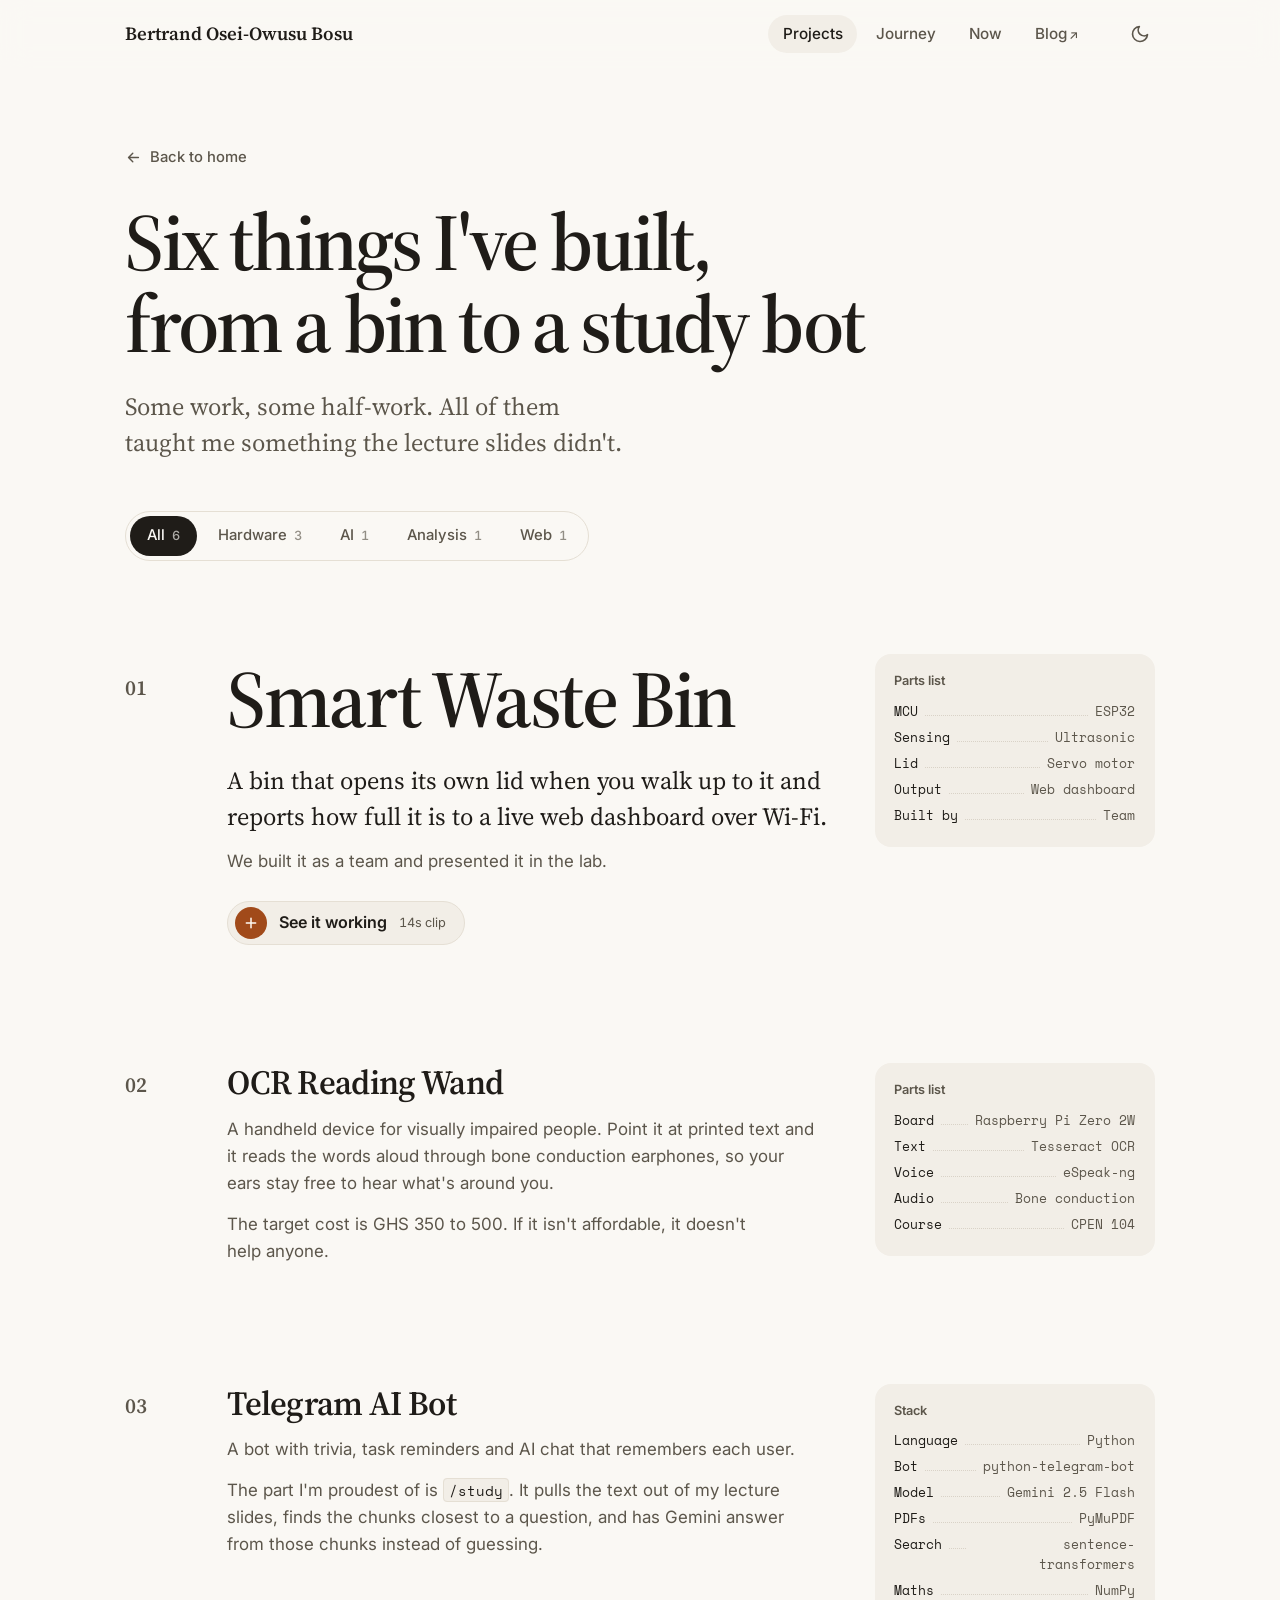
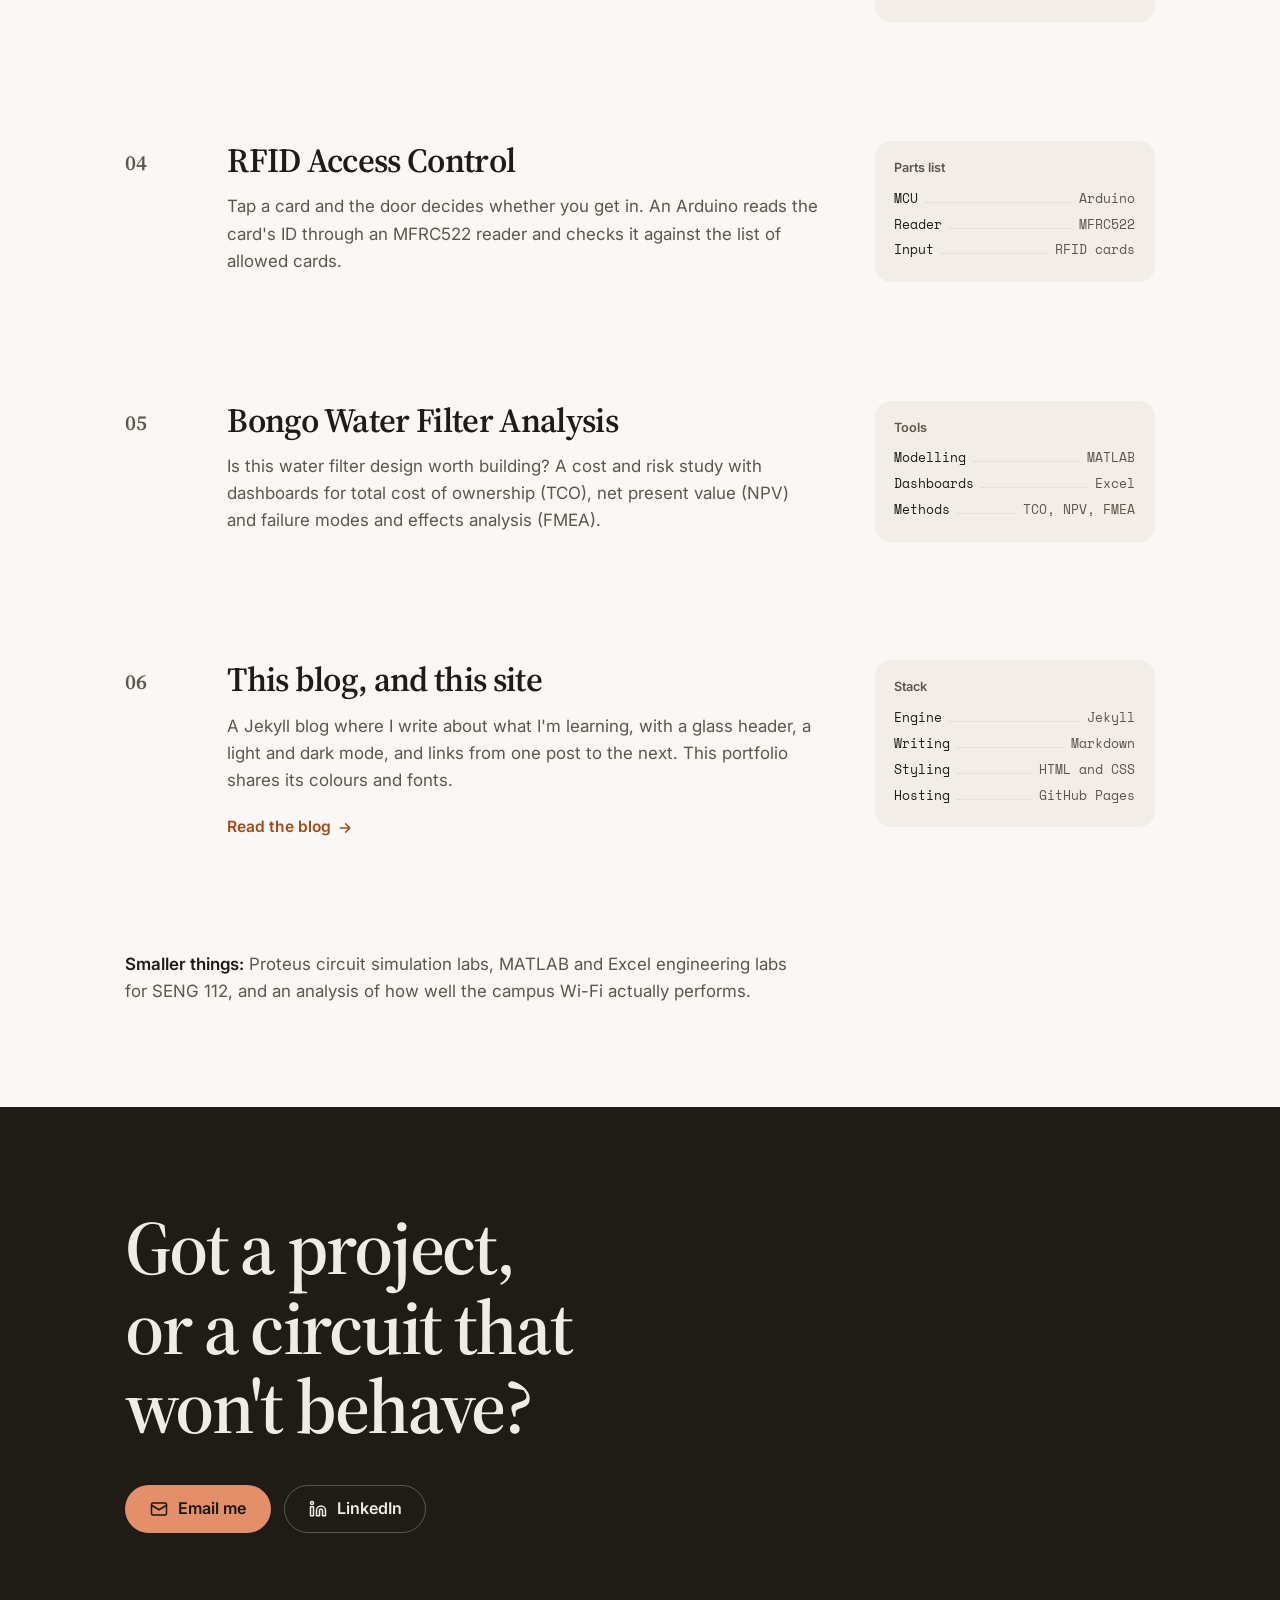
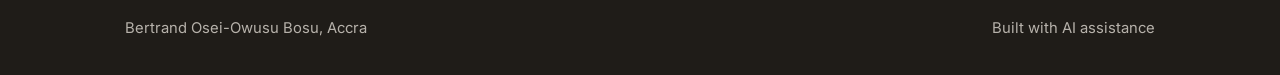
<file: projects.html>
<!DOCTYPE html>
<html lang="en">
<head>
  <meta charset="UTF-8">
  <meta name="viewport" content="width=device-width, initial-scale=1, viewport-fit=cover">
  <title>Projects | Bertrand Osei-Owusu Bosu</title>
  <meta name="description" content="Embedded systems, assistive tech and applied AI projects I've built as a computer engineering student at the University of Ghana.">
  <meta property="og:type" content="website">
  <meta property="og:title" content="Projects | Bertrand Osei-Owusu Bosu">
  <meta property="og:description" content="Embedded systems, assistive tech and applied AI projects I've built as a computer engineering student at the University of Ghana.">
  <meta property="og:url" content="https://bertqrt.github.io/Bert-portfolio/projects.html">
  <meta property="og:image" content="https://bertqrt.github.io/Bert-portfolio/media/og.jpg">
  <meta property="og:image:width" content="1200">
  <meta property="og:image:height" content="630">
  <meta property="og:image:alt" content="Bertrand Osei-Owusu Bosu, computer engineering student at the University of Ghana">
  <meta name="twitter:card" content="summary_large_image">
  <meta name="theme-color" content="#faf8f4" media="(prefers-color-scheme: light)">
  <meta name="theme-color" content="#171513" media="(prefers-color-scheme: dark)">
  <link rel="icon" href="data:image/svg+xml,%3Csvg xmlns='http://www.w3.org/2000/svg' viewBox='0 0 64 64'%3E%3Crect width='64' height='64' rx='14' fill='%232c4e72'/%3E%3Cg transform='translate(11 11) scale(0.42)' fill='%23faf7f2'%3E%3Cpath d='M12 8H32V92H12Z'/%3E%3Cpath d='M37 8H56A18.5 18.5 0 0 1 56 45H37Z'/%3E%3Cpath d='M37 50H60A21 21 0 0 1 60 92H37Z'/%3E%3C/g%3E%3C/svg%3E">
  <script>
    (function () {
      var theme = null;
      try { theme = localStorage.getItem('theme'); } catch (e) {}
      if (!theme) theme = window.matchMedia('(prefers-color-scheme: dark)').matches ? 'dark' : 'light';
      document.documentElement.setAttribute('data-theme', theme);
    })();
  </script>
  <script>
    // The loader plays once per visit: the first page you open, not every page after
    try {
      if (!sessionStorage.getItem('booted') && !window.matchMedia('(prefers-reduced-motion: reduce)').matches) {
        document.documentElement.classList.add('booting', 'boot-on');
        sessionStorage.setItem('booted', '1');
      }
    } catch (e) {}
  </script>
  <link rel="preconnect" href="https://fonts.googleapis.com">
  <link rel="preconnect" href="https://fonts.gstatic.com" crossorigin>
  <link href="https://fonts.googleapis.com/css2?family=Inter:wght@400;500;600&family=Source+Serif+4:opsz,wght@8..60,400;8..60,600&family=Space+Mono:wght@400;700&display=swap" rel="stylesheet">
  <link rel="stylesheet" href="style.css?v=32">
</head>
<body>
  <div class="boot" aria-hidden="true">
    <svg class="boot-mark" viewBox="0 0 100 100">
      <defs><clipPath id="boot-clip"><path d="M12 8H32V92H12Z"/><path d="M37 8H56A18.5 18.5 0 0 1 56 45H37Z"/><path d="M37 50H60A21 21 0 0 1 60 92H37Z"/></clipPath></defs>
      <path class="boot-b boot-b1" d="M12 8H32V92H12Z"/>
      <path class="boot-b boot-b2" d="M37 8H56A18.5 18.5 0 0 1 56 45H37Z"/>
      <path class="boot-b boot-b3" d="M37 50H60A21 21 0 0 1 60 92H37Z"/>
      <g clip-path="url(#boot-clip)"><rect class="boot-fill" x="0" y="0" width="100" height="100"/></g>
    </svg>
    <span class="boot-count"></span>
  </div>
  <header class="site-header">
    <div class="wrap header-inner">
      <a class="home-link" href="index.html" aria-label="Bertrand Osei-Owusu Bosu, home"><svg class="mark" viewBox="0 0 100 100" fill="currentColor" aria-hidden="true"><path d="M12 8H32V92H12Z"/><path d="M37 8H56A18.5 18.5 0 0 1 56 45H37Z"/><path d="M37 50H60A21 21 0 0 1 60 92H37Z"/></svg><span class="name">Bertrand Osei-Owusu Bosu</span></a>
      <nav class="nav" aria-label="Main">
        <a href="projects.html" aria-current="page">Projects</a>
        <a href="journey.html">Journey</a>
        <a href="now.html">Now</a>
        <a class="ext" href="https://bertqrt.github.io/bertrandbosu-blog1/">Blog<span aria-hidden="true">&#8599;</span></a>
      </nav>
      <button class="theme-toggle" id="theme-toggle" type="button" aria-label="Toggle light and dark mode">
        <svg class="icon-moon" viewBox="0 0 24 24" fill="none" stroke="currentColor" stroke-width="2" stroke-linecap="round" stroke-linejoin="round" aria-hidden="true"><path d="M21 12.79A9 9 0 1111.21 3a7 7 0 009.79 9.79z"/></svg>
        <svg class="icon-sun" viewBox="0 0 24 24" fill="none" stroke="currentColor" stroke-width="2" stroke-linecap="round" stroke-linejoin="round" aria-hidden="true"><circle cx="12" cy="12" r="4"/><path d="M12 2v2M12 20v2M4.93 4.93l1.41 1.41M17.66 17.66l1.41 1.41M2 12h2M20 12h2M4.93 19.07l1.41-1.41M17.66 6.34l1.41-1.41"/></svg>
      </button>
    </div>
  </header>

  <main class="wrap">
    <section class="page-intro">
      <a class="back-home" href="index.html"><svg viewBox="0 0 24 24" fill="none" stroke="currentColor" stroke-width="2" stroke-linecap="round" stroke-linejoin="round" aria-hidden="true"><path d="M19 12H5M11 18l-6-6 6-6"/></svg>Back to home</a>
      <h1 class="split-words">Six things I've built, from a bin to a study bot</h1>
      <p>Some work, some half-work. All of them taught me something the lecture slides didn't.</p>
    </section>

    <div class="filters" role="group" aria-label="Filter projects">
      <span class="filter-thumb" aria-hidden="true"></span>
      <button class="filter" type="button" data-filter="all" aria-pressed="true">All<span class="filter-count" aria-hidden="true"></span></button>
      <button class="filter" type="button" data-filter="embedded" aria-pressed="false">Hardware<span class="filter-count" aria-hidden="true"></span></button>
      <button class="filter" type="button" data-filter="ai" aria-pressed="false">AI<span class="filter-count" aria-hidden="true"></span></button>
      <button class="filter" type="button" data-filter="analysis" aria-pressed="false">Analysis<span class="filter-count" aria-hidden="true"></span></button>
      <button class="filter" type="button" data-filter="web" aria-pressed="false">Web<span class="filter-count" aria-hidden="true"></span></button>
    </div>

    <ol class="project-list">
        <li class="project featured" id="smart-waste-bin" data-kind="embedded">
          <span class="project-num" aria-hidden="true">01</span>
          <div class="project-body">
            <h2>Smart Waste Bin</h2>
            <p>A bin that opens its own lid when you walk up to it and reports how full it is to a live web dashboard over Wi-Fi.</p><p>We built it as a team and presented it in the lab.</p>
            
            <button class="drawer-toggle" type="button" aria-expanded="false" aria-controls="smart-waste-bin-media"><span class="drawer-icon"><svg viewBox="0 0 24 24" fill="none" stroke="currentColor" stroke-width="2.25" stroke-linecap="round" aria-hidden="true"><path d="M12 5v14M5 12h14"/></svg></span><span class="drawer-label">See it working</span><span class="drawer-count">14s clip</span></button>
          </div>
          <div class="spec">
            <p class="spec-title">Parts list</p>
            <ul>
              <li><span>MCU</span><span>ESP32</span></li>
              <li><span>Sensing</span><span>Ultrasonic</span></li>
              <li><span>Lid</span><span>Servo motor</span></li>
              <li><span>Output</span><span>Web dashboard</span></li>
              <li><span>Built by</span><span>Team</span></li>
            </ul>
          </div>
          <div class="drawer" id="smart-waste-bin-media">
            <div class="drawer-inner">
              <div class="bench">
            <figure class="player media-item">
              <div class="player-screen">
                <span class="player-spinner" aria-hidden="true"></span>
                <video poster="media/smart-bin-poster.jpg?v=3" preload="metadata" playsinline controls width="360" height="640"><source src="media/smart-bin.webm?v=3" type="video/webm"><source src="media/smart-bin.mp4?v=3" type="video/mp4"></video>
                <button class="player-big" type="button" aria-label="Play video"><svg class="i-play" viewBox="0 0 24 24" fill="currentColor" aria-hidden="true"><path d="M8 5.5v13a1 1 0 0 0 1.5.86l10.5-6.5a1 1 0 0 0 0-1.72L9.5 4.64A1 1 0 0 0 8 5.5z"/></svg></button>
              </div>
              <div class="player-bar">
                <button class="player-btn player-toggle" type="button" aria-label="Play"><svg class="i-play" viewBox="0 0 24 24" fill="currentColor" aria-hidden="true"><path d="M8 5.5v13a1 1 0 0 0 1.5.86l10.5-6.5a1 1 0 0 0 0-1.72L9.5 4.64A1 1 0 0 0 8 5.5z"/></svg><svg class="i-pause" viewBox="0 0 24 24" fill="currentColor" aria-hidden="true"><rect x="6" y="5" width="4" height="14" rx="1"/><rect x="14" y="5" width="4" height="14" rx="1"/></svg></button>
                <input class="player-seek" type="range" min="0" max="1000" step="1" value="0" aria-label="Seek">
                <span class="player-time">0:00</span>
                <button class="player-btn player-mute" type="button" aria-label="Mute"><svg class="i-sound" viewBox="0 0 24 24" fill="none" stroke="currentColor" stroke-width="2" stroke-linecap="round" stroke-linejoin="round" aria-hidden="true"><path d="M11 5 6 9H3v6h3l5 4V5z"/><path d="M15.5 8.5a5 5 0 0 1 0 7"/><path d="M18.5 5.5a9 9 0 0 1 0 13"/></svg><svg class="i-muted" viewBox="0 0 24 24" fill="none" stroke="currentColor" stroke-width="2" stroke-linecap="round" stroke-linejoin="round" aria-hidden="true"><path d="M11 5 6 9H3v6h3l5 4V5z"/><path d="m22 9-6 6M16 9l6 6"/></svg></button>
                <button class="player-btn player-full" type="button" aria-label="Full screen"><svg viewBox="0 0 24 24" fill="none" stroke="currentColor" stroke-width="2" stroke-linecap="round" stroke-linejoin="round" aria-hidden="true"><path d="M8 3H5a2 2 0 0 0-2 2v3M21 8V5a2 2 0 0 0-2-2h-3M3 16v3a2 2 0 0 0 2 2h3M16 21h3a2 2 0 0 0 2-2v-3"/></svg></button>
              </div>
              <figcaption>the lid opening on its own</figcaption>
            </figure>
            <div class="bench-log media-item">
              <p class="bench-log-title">What you're seeing</p>
              <ol>
                <li><button type="button" data-seek="0" aria-label="Jump to 0:00: A hand comes close, the servo swings the lid open"><span>0:00</span>A hand comes close, the servo swings the lid open</button></li>
                <li><button type="button" data-seek="3.1" aria-label="Jump to 0:03: Nobody there anymore, so it closes"><span>0:03</span>Nobody there anymore, so it closes</button></li>
                <li><button type="button" data-seek="6.2" aria-label="Jump to 0:06: Second try, opens again"><span>0:06</span>Second try, opens again</button></li>
                <li><button type="button" data-seek="7.9" aria-label="Jump to 0:08: Closes on its own"><span>0:08</span>Closes on its own</button></li>
                <li><button type="button" data-seek="9.5" aria-label="Jump to 0:09: Checking the lid by hand"><span>0:09</span>Checking the lid by hand</button></li>
              </ol>
            </div>
              </div>
            </div>
          </div>
        </li>
        <li class="project" id="reading-wand" data-kind="embedded">
          <span class="project-num" aria-hidden="true">02</span>
          <div class="project-body">
            <h2>OCR Reading Wand</h2>
            <p>A handheld device for visually impaired people. Point it at printed text and it reads the words aloud through bone conduction earphones, so your ears stay free to hear what's around you.</p><p>The target cost is GHS 350 to 500. If it isn't affordable, it doesn't help anyone.</p>
            
            
          </div>
          <div class="spec">
            <p class="spec-title">Parts list</p>
            <ul>
              <li><span>Board</span><span>Raspberry Pi Zero 2W</span></li>
              <li><span>Text</span><span>Tesseract OCR</span></li>
              <li><span>Voice</span><span>eSpeak-ng</span></li>
              <li><span>Audio</span><span>Bone conduction</span></li>
              <li><span>Course</span><span>CPEN 104</span></li>
            </ul>
          </div>

        </li>
        <li class="project" id="telegram-bot" data-kind="ai">
          <span class="project-num" aria-hidden="true">03</span>
          <div class="project-body">
            <h2>Telegram AI Bot</h2>
            <p>A bot with trivia, task reminders and AI chat that remembers each user.</p><p>The part I'm proudest of is <code>/study</code>. It pulls the text out of my lecture slides, finds the chunks closest to a question, and has Gemini answer from those chunks instead of guessing.</p>
            
            
          </div>
          <div class="spec">
            <p class="spec-title">Stack</p>
            <ul>
              <li><span>Language</span><span>Python</span></li>
              <li><span>Bot</span><span>python-telegram-bot</span></li>
              <li><span>Model</span><span>Gemini 2.5 Flash</span></li>
              <li><span>PDFs</span><span>PyMuPDF</span></li>
              <li><span>Search</span><span>sentence-transformers</span></li>
              <li><span>Maths</span><span>NumPy</span></li>
            </ul>
          </div>

        </li>
        <li class="project" id="rfid-access" data-kind="embedded">
          <span class="project-num" aria-hidden="true">04</span>
          <div class="project-body">
            <h2>RFID Access Control</h2>
            <p>Tap a card and the door decides whether you get in. An Arduino reads the card's ID through an MFRC522 reader and checks it against the list of allowed cards.</p>
            
            
          </div>
          <div class="spec">
            <p class="spec-title">Parts list</p>
            <ul>
              <li><span>MCU</span><span>Arduino</span></li>
              <li><span>Reader</span><span>MFRC522</span></li>
              <li><span>Input</span><span>RFID cards</span></li>
            </ul>
          </div>

        </li>
        <li class="project" id="water-filter" data-kind="analysis">
          <span class="project-num" aria-hidden="true">05</span>
          <div class="project-body">
            <h2>Bongo Water Filter Analysis</h2>
            <p>Is this water filter design worth building? A cost and risk study with dashboards for total cost of ownership (TCO), net present value (NPV) and failure modes and effects analysis (FMEA).</p>
            
            
          </div>
          <div class="spec">
            <p class="spec-title">Tools</p>
            <ul>
              <li><span>Modelling</span><span>MATLAB</span></li>
              <li><span>Dashboards</span><span>Excel</span></li>
              <li><span>Methods</span><span>TCO, NPV, FMEA</span></li>
            </ul>
          </div>

        </li>
        <li class="project" id="blog" data-kind="web">
          <span class="project-num" aria-hidden="true">06</span>
          <div class="project-body">
            <h2>This blog, and this site</h2>
            <p>A Jekyll blog where I write about what I'm learning, with a glass header, a light and dark mode, and links from one post to the next. This portfolio shares its colours and fonts.</p>
            <div class="project-links"><a class="link" href="https://bertqrt.github.io/bertrandbosu-blog1/">Read the blog</a></div>
            
          </div>
          <div class="spec">
            <p class="spec-title">Stack</p>
            <ul>
              <li><span>Engine</span><span>Jekyll</span></li>
              <li><span>Writing</span><span>Markdown</span></li>
              <li><span>Styling</span><span>HTML and CSS</span></li>
              <li><span>Hosting</span><span>GitHub Pages</span></li>
            </ul>
          </div>

        </li>
    </ol>

    <p class="also"><strong>Smaller things:</strong> Proteus circuit simulation labs, MATLAB and Excel engineering labs for SENG 112, and an analysis of how well the campus Wi-Fi actually performs.</p>
  </main>

  <footer class="site-footer" id="contact">
    <div class="wrap footer-inner">
      <p class="footer-big split-words">Got a project, or a circuit that won't behave?</p>
      <div class="footer-actions">
        <a class="btn btn-primary magnetic email-link" href="#" data-user="bertrandoseiowusu22" data-domain="gmail.com"><svg viewBox="0 0 24 24" fill="none" stroke="currentColor" stroke-width="2" stroke-linecap="round" stroke-linejoin="round" aria-hidden="true"><rect x="2" y="4" width="20" height="16" rx="2"/><path d="m22 7-10 6L2 7"/></svg><span class="btn-label">Email me</span></a>
        <a class="btn btn-ghost magnetic" href="https://www.linkedin.com/in/bertbnk/"><svg viewBox="0 0 24 24" fill="none" stroke="currentColor" stroke-width="2" stroke-linecap="round" stroke-linejoin="round" aria-hidden="true"><path d="M16 8a6 6 0 0 1 6 6v7h-4v-7a2 2 0 0 0-4 0v7h-4v-7a6 6 0 0 1 6-6z"/><rect x="2" y="9" width="4" height="12"/><circle cx="4" cy="4" r="2"/></svg><span class="btn-label">LinkedIn</span></a>
      </div>
      <div class="footer-bottom">
        <span>Bertrand Osei-Owusu Bosu, Accra</span>
        <span>Built with AI assistance</span>
      </div>
    </div>
  </footer>

  <div class="toast" role="status" aria-live="polite"></div>

  <button id="back-to-top" class="back-to-top" type="button" aria-label="Back to top">
    <svg class="ring" viewBox="0 0 50 50" aria-hidden="true"><circle cx="25" cy="25" r="24"/></svg>
    <svg class="arrow-up" viewBox="0 0 24 24" fill="none" stroke="currentColor" stroke-width="2" stroke-linecap="round" stroke-linejoin="round" aria-hidden="true"><path d="M12 19V5M5 12l7-7 7 7"/></svg>
  </button>

  <script src="script.js?v=32"></script>
</body>
</html>
</file>
<file: style.css>
* { margin: 0; padding: 0; box-sizing: border-box; }

a, button { -webkit-tap-highlight-color: rgba(0, 0, 0, 0); }

/* ==========================================================================
   Design tokens
   One accent (copper), one type scale, one spacing rhythm, one set of easings.
   Dark values live under [data-theme="dark"].
   ========================================================================== */

:root {
  --paper: #faf8f4;
  --paper-2: #f2eee7;
  --ink: #1f1c18;
  --ink-soft: #5c564b;
  --line: #e5dfd4;
  --line-strong: #cfc7b9;
  --copper: #a14a1a;
  --on-copper: #fffaf4;
  --copper-wash: color-mix(in srgb, var(--copper) 10%, transparent);
  --accent: var(--copper);
  --dark: #1f1c18;          /* the always-dark footer and video bezel */
  --dark-ink: #f1ece3;
  --on-dark: #e3906a;       /* copper on the dark surfaces */
  --header-bg: rgba(250, 248, 244, 0.72);
  --header-solid: rgba(250, 248, 244, 0.96);
  --shadow: 0 1px 2px rgba(31, 28, 24, 0.06), 0 12px 32px rgba(31, 28, 24, 0.1);

  --serif: "Source Serif 4", Georgia, serif;
  --sans: "Inter", system-ui, sans-serif;
  --mono: "Space Mono", ui-monospace, monospace;

  --fs-display: clamp(3rem, 7vw, 5.75rem);
  --fs-h1: clamp(2.5rem, 6.4vw, 4.75rem);
  --fs-h2: clamp(1.75rem, 3.6vw, 2.5rem);
  --fs-h3: clamp(1.5rem, 2.8vw, 2rem);
  --fs-lede: clamp(1.15rem, 2.2vw, 1.45rem);
  --fs-small: 0.875rem;
  --fs-xs: 0.75rem;

  --r-lg: 16px;
  --r-md: 10px;
  --r-sm: 6px;

  --ease-out: cubic-bezier(0.16, 1, 0.3, 1);
  --ease-in: cubic-bezier(0.7, 0, 0.84, 0);
  --ease-in-out: cubic-bezier(0.65, 0, 0.35, 1);
  --ease-spring: cubic-bezier(0.34, 1.56, 0.64, 1);

  --gutter: 1.5rem;
  --max: 1080px;
}

[data-theme="dark"] {
  --paper: #171513;
  --paper-2: #201d1a;
  --ink: #f1ece3;
  --ink-soft: #aea597;
  --line: #2f2a25;
  --line-strong: #48413a;
  --copper: #e3906a;
  --on-copper: #1a1714;
  --dark: #0f0e0c;
  --header-bg: rgba(23, 21, 19, 0.72);
  --header-solid: rgba(23, 21, 19, 0.96);
  --shadow: 0 1px 2px rgba(0, 0, 0, 0.3), 0 12px 32px rgba(0, 0, 0, 0.4);
}

@media (prefers-reduced-motion: no-preference) {
  html { scroll-behavior: smooth; }
}

body {
  background: var(--paper);
  color: var(--ink);
  font-family: var(--sans);
  font-size: 1rem;
  line-height: 1.6;
  overflow-x: hidden;
  -webkit-font-smoothing: antialiased;
}

a { color: inherit; text-decoration: none; }

a:focus-visible,
button:focus-visible {
  outline: 2px solid var(--copper);
  outline-offset: 3px;
  border-radius: 2px;
}

::selection { background: var(--copper); color: var(--on-copper); }

h1, h2, h3 { text-wrap: balance; }
p { text-wrap: pretty; }

.wrap {
  max-width: var(--max);
  margin: 0 auto;
  padding: 0 var(--gutter);
}

/* Small upright label above a block */
.eyebrow {
  font-size: var(--fs-small);
  font-weight: 600;
  color: var(--copper);
  margin-bottom: 0.75rem;
}

.num { font-variant-numeric: tabular-nums; }

/* ==========================================================================
   Header
   ========================================================================== */

/* Phones get a near-solid header; the frosted blur has to be redrawn every
   frame of a scroll, which only desktop GPUs handle well. */
.site-header {
  position: sticky;
  top: 0;
  z-index: 20;
  background: var(--header-solid);
  transition: box-shadow 0.4s ease;
}

.site-header.folded { box-shadow: 0 12px 32px -22px rgba(0, 0, 0, 0.45); }

@media (hover: hover) and (pointer: fine) {
  @supports ((backdrop-filter: blur(1px)) or (-webkit-backdrop-filter: blur(1px))) {
    .site-header {
      background: var(--header-bg);
      backdrop-filter: blur(14px) saturate(1.2);
      -webkit-backdrop-filter: blur(14px) saturate(1.2);
    }
  }
}

.header-inner {
  display: flex;
  align-items: center;
  gap: 2rem;
  height: 4rem;
}

.home-link {
  position: relative;
  display: inline-flex;
  align-items: center;
  min-height: 2.2rem;
  font-family: var(--serif);
  font-weight: 600;
  font-size: 1.1rem;
  white-space: nowrap;
  transition: color 0.15s ease;
}

/* Scrolled down, the name folds into the B mark. script.js splits the name
   into letters and toggles .folded on the header. */
.home-link .name { display: inline-block; }

.home-link .ch {
  display: inline-block;
  white-space: pre;
  transition:
    transform 0.5s var(--ease-out) var(--unfold-d, 0ms),
    opacity 0.4s ease var(--unfold-d, 0ms);
}

.folded .home-link .ch {
  transform: translateX(var(--x, 0));
  opacity: 0;
  transition:
    transform 0.45s var(--ease-in-out) var(--fold-d, 0ms),
    opacity 0.32s ease calc(var(--fold-d, 0ms) + 0.12s);
}

.home-link .mark {
  position: absolute;
  left: 0;
  top: 50%;
  width: 1.75rem;
  height: 1.75rem;
  margin-top: -0.875rem;
  opacity: 0;
  transform: scale(0.72);
  transform-origin: 20% 55%;
  transition: transform 0.35s var(--ease-in-out), opacity 0.22s ease;
  pointer-events: none;
}

.folded .home-link .mark {
  opacity: 1;
  transform: none;
  transition: transform 0.5s var(--ease-spring) 0.3s, opacity 0.28s ease 0.3s;
  pointer-events: auto;
}

.folded .home-link .name { pointer-events: none; }

@media (prefers-reduced-motion: reduce) {
  .home-link .ch, .folded .home-link .ch,
  .home-link .mark, .folded .home-link .mark { transition: opacity 0.15s ease; transform: none; }
}

.home-link:hover { color: var(--copper); }

.nav {
  display: flex;
  gap: 0.25rem;
  margin-left: auto;
  font-size: 0.9rem;
  font-weight: 500;
}

.nav a {
  position: relative;
  color: var(--ink-soft);
  padding: 0.4rem 0.85rem;
  border-radius: 999px;
  transition: color 0.2s ease, background-color 0.2s ease;
}

.nav a:hover { color: var(--ink); background: var(--paper-2); }
.nav a[aria-current="page"] { color: var(--ink); background: var(--paper-2); }

.nav .ext span { font-size: 0.8em; margin-left: 0.15em; }

.theme-toggle {
  position: relative;
  background: none;
  border: none;
  cursor: pointer;
  color: var(--ink-soft);
  display: inline-flex;
  align-items: center;
  padding: 0.25rem;
  transition: color 0.15s ease;
}

.theme-toggle::after { content: ""; position: absolute; inset: -10px; }
.theme-toggle:hover { color: var(--copper); }
.theme-toggle svg { width: 20px; height: 20px; }
.theme-toggle .icon-sun { display: none; }
[data-theme="dark"] .theme-toggle .icon-sun { display: block; }
[data-theme="dark"] .theme-toggle .icon-moon { display: none; }

/* ==========================================================================
   Buttons and links
   ========================================================================== */

.btn {
  position: relative;
  display: inline-flex;
  align-items: center;
  gap: 0.6rem;
  min-height: 48px;
  padding: 0 1.4rem;
  border-radius: 999px;
  font-weight: 600;
  font-size: 0.95rem;
  border: 1.5px solid transparent;
  cursor: pointer;
  translate: var(--mx, 0) var(--my, 0);
  transition:
    translate 0.5s var(--ease-out),
    scale 0.2s var(--ease-out),
    background-color 0.2s ease,
    color 0.2s ease,
    border-color 0.2s ease,
    box-shadow 0.3s ease;
}

.btn svg { width: 18px; height: 18px; flex-shrink: 0; }
.btn .btn-label { translate: var(--lx, 0) var(--ly, 0); transition: translate 0.5s var(--ease-out); }

.btn-primary {
  background: var(--copper);
  color: var(--on-copper);
  box-shadow: 0 6px 20px -6px color-mix(in srgb, var(--copper) 70%, transparent);
}

.btn-primary:hover {
  box-shadow: 0 10px 28px -6px color-mix(in srgb, var(--copper) 80%, transparent);
}

.btn-ghost {
  border-color: var(--line-strong);
  color: var(--ink);
}

.btn-ghost:hover { border-color: var(--ink); }

.btn:active { scale: 0.96; }

/* The arrow slides out and a copy slides in behind it */
.btn .arrow { position: relative; width: 18px; height: 18px; overflow: hidden; }
.btn .arrow svg { position: absolute; inset: 0; transition: transform 0.45s var(--ease-out); }
.btn .arrow svg + svg { transform: translateX(-120%); }
.btn:hover .arrow svg:first-child { transform: translateX(120%); }
.btn:hover .arrow svg + svg { transform: none; }

/* On the dark footer */
.site-footer .btn-primary { background: var(--on-dark); color: #1a1714; box-shadow: none; }
.site-footer .btn-primary:hover { box-shadow: 0 0 0 6px rgba(227, 144, 106, 0.18); }
.site-footer .btn-ghost { border-color: rgba(241, 236, 227, 0.28); color: var(--dark-ink); }
.site-footer .btn-ghost:hover { border-color: var(--dark-ink); }

/* Text link: copper words and an arrow that slides on hover, no underline */
.link {
  display: inline-flex;
  align-items: center;
  gap: 0.4em;
  font-weight: 600;
  color: var(--copper);
  transition: color 0.2s ease;
}

.link::after {
  content: "";
  width: 1em;
  height: 1em;
  background: currentColor;
  -webkit-mask: url("data:image/svg+xml,%3Csvg xmlns='http://www.w3.org/2000/svg' viewBox='0 0 24 24' fill='none' stroke='black' stroke-width='2.2' stroke-linecap='round' stroke-linejoin='round'%3E%3Cpath d='M5 12h14M13 6l6 6-6 6'/%3E%3C/svg%3E") center / contain no-repeat;
  mask: url("data:image/svg+xml,%3Csvg xmlns='http://www.w3.org/2000/svg' viewBox='0 0 24 24' fill='none' stroke='black' stroke-width='2.2' stroke-linecap='round' stroke-linejoin='round'%3E%3Cpath d='M5 12h14M13 6l6 6-6 6'/%3E%3C/svg%3E") center / contain no-repeat;
  transition: transform 0.5s var(--ease-spring);
}

.link:hover { color: var(--ink); }
.link:hover::after { transform: translateX(5px); }

/* ==========================================================================
   Home: hero
   ========================================================================== */

.hero {
  position: relative;
  isolation: isolate;
  display: grid;
  grid-template-columns: minmax(0, 1fr) 300px;
  gap: 4rem;
  align-items: center;
  padding: 6rem 0 6rem;
}

/* Faint PCB traces behind the hero, drawn by script.js. A copper copy of
   them shows through a soft circle that follows the cursor. */
.hero-circuit {
  position: absolute;
  z-index: -1;
  top: -4rem;
  bottom: 0;
  left: 50%;
  width: 100vw;
  margin-left: -50vw;
  pointer-events: none;
  -webkit-mask-image: linear-gradient(to bottom, #000 55%, transparent);
  mask-image: linear-gradient(to bottom, #000 55%, transparent);
}

.hero-circuit svg { position: absolute; inset: 0; width: 100%; height: 100%; overflow: visible; }
.hero-circuit .bed path { stroke: var(--line); }
.hero-circuit .bed circle { stroke: var(--line); fill: var(--paper); }
.hero-circuit .flow path { stroke: var(--copper); stroke-linecap: round; }
.hero-circuit .hot { opacity: 0; transition: opacity 0.4s ease; }
.hero-circuit .hot path { stroke: var(--copper); }
.hero-circuit .hot circle { stroke: var(--copper); fill: var(--paper); }
.hero-circuit.lit .hot { opacity: 0.7; }

.hero-circuit .hot {
  -webkit-mask-image: radial-gradient(220px circle at var(--cx, -999px) var(--cy, -999px), #000 0%, transparent 70%);
  mask-image: radial-gradient(220px circle at var(--cx, -999px) var(--cy, -999px), #000 0%, transparent 70%);
}

.hero h1 {
  font-family: var(--serif);
  font-weight: 600;
  font-size: var(--fs-display);
  line-height: 1;
  letter-spacing: -0.035em;
  margin-bottom: 1.5rem;
}

.hero h1 .accent { color: var(--copper); }

.lede {
  font-family: var(--serif);
  font-size: var(--fs-lede);
  line-height: 1.45;
  max-width: 34ch;
  margin-bottom: 2.25rem;
}

.hero-actions {
  display: flex;
  flex-wrap: wrap;
  align-items: center;
  gap: 1.75rem;
}

/* Photo: a clean card that tilts toward the cursor */
.photo {
  justify-self: end;
  width: 100%;
  max-width: 300px;
  perspective: 900px;
}

.photo-card {
  position: relative;
  padding: 8px;
  border-radius: var(--r-lg);
  background: var(--paper);
  border: 1px solid var(--line);
  box-shadow: var(--shadow);
  transform: rotateX(var(--rx, 0deg)) rotateY(var(--ry, 0deg));
  transform-style: preserve-3d;
  transition: transform 0.6s var(--ease-out);
}

.photo-card.tilting { transition: transform 0.12s linear; }

/* the glare that follows the cursor across the card */
.photo-card::after {
  content: "";
  position: absolute;
  inset: 0;
  border-radius: inherit;
  background: radial-gradient(circle at var(--gx, 50%) var(--gy, 0%), rgba(255, 255, 255, 0.35), transparent 55%);
  opacity: 0;
  transition: opacity 0.4s ease;
  pointer-events: none;
}

.photo-card.tilting::after { opacity: 1; }

/* inner radius = outer radius - padding */
.photo-frame {
  position: relative;
  aspect-ratio: 4 / 5;
  overflow: hidden;
  border-radius: calc(var(--r-lg) - 8px);
  background: var(--paper-2);
}

.photo-frame img {
  display: block;
  width: 100%;
  height: 100%;
  object-fit: cover;
  object-position: 50% 30%;
}

/* Loading state: a shimmer until the photo arrives, then it fades in */
.js .photo-frame:not(.loaded) img { opacity: 0; }
.js .photo-frame img { transition: opacity 0.6s ease; }
.js .photo-frame:not(.loaded)::before {
  content: "";
  position: absolute;
  inset: 0;
  background: linear-gradient(100deg, transparent 30%, color-mix(in srgb, var(--paper) 70%, transparent) 50%, transparent 70%);
  background-size: 250% 100%;
  animation: shimmer 1.4s linear infinite;
}

@keyframes shimmer { from { background-position: 150% 0; } to { background-position: -100% 0; } }

.photo-caption {
  margin-top: 0.9rem;
  font-size: var(--fs-small);
  color: var(--ink-soft);
  text-align: center;
}

/* ==========================================================================
   Home: the board (main navigation)
   ========================================================================== */

.board-section { padding: 2rem 0 6rem; }

.section-title {
  font-family: var(--serif);
  font-weight: 600;
  font-size: var(--fs-h2);
  line-height: 1.1;
  letter-spacing: -0.02em;
  margin-bottom: 2.5rem;
}

.board {
  display: grid;
  grid-template-columns: 180px minmax(0, 1fr);
  column-gap: 5.5rem;
}

/* The chip: an outline with an orientation dot, a power LED and its marking */
.chip {
  position: relative;
  border-radius: var(--r-lg);
  border: 1.5px solid var(--line-strong);
  background: var(--paper-2);
  padding: 1.25rem;
  display: flex;
  flex-direction: column;
  justify-content: space-between;
  min-height: 100%;
}

.chip-top { display: flex; align-items: center; justify-content: space-between; }

.chip-notch {
  width: 10px;
  height: 10px;
  border-radius: 50%;
  border: 1.5px solid var(--line-strong);
}

.chip-led {
  width: 8px;
  height: 8px;
  border-radius: 50%;
  background: var(--line-strong);
  transition: background-color 0.3s ease 0.9s, box-shadow 0.3s ease 0.9s;
}

.board.powered .chip-led {
  background: var(--copper);
  box-shadow: 0 0 0 4px var(--copper-wash), 0 0 12px var(--copper);
}

.chip .mark {
  width: 46%;
  margin: 1.5rem auto;
  color: var(--line-strong);
  transition: color 0.6s ease 0.6s;
}

.board.powered .chip .mark { color: var(--ink); }

.chip-name {
  font-family: var(--mono);
  font-weight: 700;
  font-size: var(--fs-xs);
  letter-spacing: 0.08em;
  color: var(--ink-soft);
}

.pads { list-style: none; }

.pad {
  position: relative;
  display: grid;
  grid-template-columns: minmax(0, 1fr) auto;
  align-items: center;
  gap: 1.5rem;
  padding: 1.4rem 1rem 1.4rem 0;
  border-radius: 14px;
  background: linear-gradient(90deg, var(--copper-wash), transparent 85%) no-repeat 0 0 / 0% 100%;
  transition: background-size 0.6s var(--ease-out);
}


/* The copper trace from the chip to this row */
.pad::before {
  content: "";
  position: absolute;
  top: 50%;
  right: 100%;
  width: 5.5rem;
  height: 1.5px;
  background: var(--copper);
  opacity: 0.4;
  transform-origin: left center;
  transition: opacity 0.2s ease;
}

/* The via where the trace lands */
.pad::after {
  content: "";
  position: absolute;
  top: 50%;
  left: -5px;
  width: 10px;
  height: 10px;
  margin-top: -4px;
  border-radius: 50%;
  background: var(--paper);
  border: 1.5px solid var(--copper);
  transition: background-color 0.2s ease;
}

.pad-text { padding-left: 1.5rem; transition: transform 0.5s var(--ease-out); }

.pad-title {
  display: block;
  font-family: var(--serif);
  font-weight: 600;
  font-size: var(--fs-h2);
  line-height: 1.1;
  letter-spacing: -0.02em;
  transition: color 0.2s ease;
}

.pad-desc {
  display: block;
  color: var(--ink-soft);
  font-size: 0.95rem;
  margin-top: 0.35rem;
}

.pad-arrow {
  width: 26px;
  height: 26px;
  color: var(--ink-soft);
  transition: transform 0.5s var(--ease-out), color 0.2s ease;
}

.pad:hover, .pad:focus-visible { background-size: 100% 100%; }
.pad:hover .pad-text, .pad:focus-visible .pad-text { transform: translateX(0.5rem); }
.pad:hover::before, .pad:focus-visible::before { opacity: 1; }
.pad:hover::after, .pad:focus-visible::after { background: var(--copper); }
.pad:hover .pad-title, .pad:focus-visible .pad-title { color: var(--copper); }
.pad:hover .pad-arrow, .pad:focus-visible .pad-arrow { transform: translateX(4px) rotate(-45deg); color: var(--copper); }

/* A pulse of current runs along the trace on hover */
.pulse {
  position: absolute;
  top: 50%;
  right: 100%;
  width: 5.5rem;
  height: 6px;
  margin-top: -2.25px;
  overflow: hidden;
  pointer-events: none;
}

.pulse::before {
  content: "";
  position: absolute;
  inset: 0;
  background: linear-gradient(90deg, transparent calc(100% - 18px), var(--copper) calc(100% - 18px));
  border-radius: 3px;
  opacity: 0;
  transform: translateX(-100%);
}

@media (prefers-reduced-motion: no-preference) {
  .pad:hover .pulse::before,
  .pad:focus-visible .pulse::before { animation: current 0.8s linear infinite; }
}

@keyframes current {
  0% { transform: translateX(-100%); opacity: 1; }
  100% { transform: translateX(100%); opacity: 1; }
}

/* ==========================================================================
   Home: latest build + writing
   ========================================================================== */

.split {
  display: grid;
  grid-template-columns: minmax(0, 1.2fr) minmax(0, 1fr);
  gap: 4rem;
  padding: 0 0 6rem;
}

.feature {
  align-self: start;
  padding: 8px;
  border-radius: var(--r-lg);
  border: 1px solid var(--line);
  background: var(--paper-2);
}

.feature-body { padding: 1.5rem 1.5rem 1.75rem; }

.feature h3 {
  font-family: var(--serif);
  font-weight: 600;
  font-size: var(--fs-h3);
  line-height: 1.15;
  letter-spacing: -0.015em;
  margin-bottom: 0.9rem;
}

.feature p:not(.eyebrow) {
  color: var(--ink-soft);
  max-width: 52ch;
  margin-bottom: 1.4rem;
}

.feature code,
.project code {
  font-family: var(--mono);
  font-size: 0.85em;
  background: var(--paper);
  border: 1px solid var(--line);
  border-radius: 4px;
  padding: 0.05em 0.35em;
  color: var(--ink);
}

.project code { background: var(--paper-2); }

/* The study bot, shown working: an example /study exchange that plays when
   the card scrolls into view. Inner radius = card radius - card padding. */
.chat {
  border-radius: calc(var(--r-lg) - 8px);
  background: var(--paper);
  border: 1px solid var(--line);
  overflow: hidden;
}

.chat-top {
  display: flex;
  align-items: center;
  gap: 0.6rem;
  padding: 0.7rem 0.9rem;
  border-bottom: 1px solid var(--line);
  font-size: var(--fs-small);
}

.chat-avatar {
  display: inline-flex;
  align-items: center;
  justify-content: center;
  width: 28px;
  height: 28px;
  border-radius: 50%;
  background: var(--copper);
  color: var(--on-copper);
}

.chat-avatar svg { width: 14px; height: 14px; }

.chat-name { font-weight: 600; }

.chat-status {
  margin-left: auto;
  font-size: var(--fs-xs);
  color: var(--ink-soft);
  transition: color 0.2s ease;
}

.chat[data-step="2"] .chat-status { color: var(--copper); }

.chat-log {
  list-style: none;
  position: relative;
  display: flex;
  flex-direction: column;
  gap: 0.6rem;
  padding: 1rem 0.9rem 1.1rem;
  min-height: 15.5rem;
  justify-content: flex-end;
  font-size: 0.92rem;
  line-height: 1.45;
}

.msg {
  max-width: 85%;
  padding: 0.6rem 0.85rem;
  border-radius: 14px;
}

.msg-user {
  align-self: flex-end;
  background: var(--copper);
  color: var(--on-copper);
  border-bottom-right-radius: 4px;
}

.msg-user .msg-text { font-family: var(--mono); font-size: 0.85em; }

.msg-bot {
  align-self: flex-start;
  background: var(--paper-2);
  border: 1px solid var(--line);
  border-bottom-left-radius: 4px;
}

.msg-source {
  display: flex;
  align-items: center;
  gap: 0.35rem;
  margin-top: 0.45rem;
  font-size: var(--fs-xs);
  color: var(--ink-soft);
}

.msg-source svg { width: 12px; height: 12px; color: var(--copper); }

/* "typing…" sits where the bot's reply will appear */
.msg-typing {
  position: absolute;
  left: 0.9rem;
  bottom: 1.1rem;
  display: flex;
  gap: 4px;
  padding: 0.75rem 0.9rem;
  background: var(--paper-2);
  border: 1px solid var(--line);
  border-radius: 14px;
  border-bottom-left-radius: 4px;
}

.msg-typing span {
  width: 6px;
  height: 6px;
  border-radius: 50%;
  background: var(--ink-soft);
}

.chat-caption {
  padding: 0 0.9rem 0.7rem;
  font-size: var(--fs-xs);
  color: var(--ink-soft);
}

/* Animation states, set by script.js */
.chat.playing .msg,
.chat.playing .msg-source {
  transition: opacity 0.35s ease, transform 0.55s var(--ease-spring);
}

.chat.playing .msg-user { transform-origin: 100% 100%; }
.chat.playing .msg-bot, .chat.playing .msg-typing { transform-origin: 0 100%; }

.chat.playing[data-step="0"] .msg-user,
.chat.playing:not([data-step="2"]) .msg-typing,
.chat.playing[data-step="0"] .msg-bot,
.chat.playing[data-step="1"] .msg-bot,
.chat.playing[data-step="2"] .msg-bot {
  opacity: 0;
  transform: translateY(8px) scale(0.92);
}

.chat.playing[data-step="3"] .msg-source { opacity: 0; transform: translateY(4px); }
.chat.playing.fading .msg { opacity: 0; transform: translateY(-6px); transition-duration: 0.35s; }

@media (prefers-reduced-motion: no-preference) {
  .msg-typing span { animation: blink 1s ease-in-out infinite; }
  .msg-typing span:nth-child(2) { animation-delay: 0.15s; }
  .msg-typing span:nth-child(3) { animation-delay: 0.3s; }
}

@keyframes blink {
  0%, 60%, 100% { transform: none; opacity: 0.4; }
  30% { transform: translateY(-4px); opacity: 1; }
}

.caret {
  display: inline-block;
  width: 1px;
  height: 1em;
  margin-left: 1px;
  vertical-align: -0.12em;
  background: currentColor;
  animation: caret 0.9s steps(1) infinite;
}

@keyframes caret { 50% { opacity: 0; } }

/* Writing list */
.writing-list { list-style: none; }

.writing-list a {
  position: relative;
  display: grid;
  grid-template-columns: minmax(0, 1fr) auto;
  align-items: center;
  column-gap: 1rem;
  padding: 0.85rem 0;
}

.writing-list .date {
  grid-row: 1;
  font-size: 0.8rem;
  color: var(--ink-soft);
  font-variant-numeric: tabular-nums;
}

.writing-list .title {
  grid-row: 2;
  font-family: var(--serif);
  font-weight: 600;
  font-size: 1.2rem;
  line-height: 1.3;
  margin-top: 0.15rem;
  transition: color 0.2s ease, transform 0.5s var(--ease-out);
}

.writing-list svg {
  grid-row: 1 / 3;
  grid-column: 2;
  width: 20px;
  height: 20px;
  color: var(--copper);
  opacity: 0;
  transform: translate(-10px, 10px);
  transition: opacity 0.25s ease, transform 0.5s var(--ease-out);
}

.writing-list a:hover .title { color: var(--copper); transform: translateX(4px); }
.writing-list a:hover svg { opacity: 1; transform: none; }

.writing-more { margin-top: 1.25rem; }

/* ==========================================================================
   Page intros (Projects, Journey, Now)
   ========================================================================== */

.page-intro {
  padding: 4rem 0 3rem;
  max-width: 820px;
}

.page-intro h1 {
  font-family: var(--serif);
  font-weight: 600;
  font-size: var(--fs-h1);
  line-height: 1.02;
  letter-spacing: -0.035em;
  margin-bottom: 1.4rem;
}

.page-intro p {
  font-family: var(--serif);
  font-size: var(--fs-lede);
  line-height: 1.45;
  color: var(--ink-soft);
  max-width: 42ch;
}

.back-home {
  display: inline-flex;
  align-items: center;
  gap: 0.45rem;
  min-height: 44px;
  margin-bottom: 1.25rem;
  font-size: var(--fs-small);
  font-weight: 500;
  color: var(--ink-soft);
  transition: color 0.15s ease;
}

.back-home svg {
  width: 1rem;
  height: 1rem;
  transition: transform 0.4s var(--ease-out);
}

.back-home:hover, .back-home:focus-visible { color: var(--copper); }
.back-home:hover svg, .back-home:focus-visible svg { transform: translateX(-4px); }

/* ==========================================================================
   Projects
   ========================================================================== */

/* Filter pills: a single ink pill slides to whichever is chosen */
.filters {
  position: relative;
  display: inline-flex;
  flex-wrap: wrap;
  gap: 0.25rem;
  padding: 4px;
  margin-bottom: 2rem;
  border: 1px solid var(--line);
  border-radius: 999px;
}

.filter-thumb {
  position: absolute;
  top: 0;
  left: 0;
  border-radius: 999px;
  background: var(--ink);
  pointer-events: none;
  opacity: 0;
  transition:
    transform 0.55s var(--ease-spring),
    width 0.55s var(--ease-spring),
    height 0.55s var(--ease-spring);
}

.filters.has-thumb .filter-thumb { opacity: 1; }
.filters.no-anim .filter-thumb { transition: none; }

.filter {
  position: relative;
  display: inline-flex;
  align-items: center;
  gap: 0.4rem;
  font: inherit;
  font-size: var(--fs-small);
  font-weight: 500;
  color: var(--ink-soft);
  background: none;
  border: none;
  border-radius: 999px;
  padding: 0 1rem;
  min-height: 40px;
  cursor: pointer;
  transition: color 0.3s ease;
}

.filter:hover { color: var(--ink); }

.filter-count {
  font-size: var(--fs-xs);
  font-variant-numeric: tabular-nums;
  opacity: 0.65;
}

.filter[aria-pressed="true"] { color: var(--paper); }
.filters:not(.has-thumb) .filter[aria-pressed="true"] { background: var(--ink); }

.project-list { list-style: none; }

.project {
  position: relative;
  display: grid;
  grid-template-columns: 3.5rem minmax(0, 1fr) 280px;
  gap: 0 2.5rem;
  padding: 3.5rem 0;
  scroll-margin-top: 5rem;
}

.project[hidden] { display: none; }

.project-num {
  font-family: var(--serif);
  font-weight: 600;
  font-size: 1.25rem;
  line-height: 2.1;
  color: var(--ink-soft);
  font-variant-numeric: tabular-nums;
  transition: color 0.3s ease;
}

.project:hover .project-num { color: var(--copper); }

.project h2 {
  font-family: var(--serif);
  font-weight: 600;
  font-size: var(--fs-h3);
  line-height: 1.12;
  letter-spacing: -0.02em;
  margin-bottom: 0.85rem;
}

/* The main project gets more room */
.project.featured h2 { font-size: var(--fs-h1); letter-spacing: -0.03em; margin-bottom: 1.1rem; }
.project.featured .project-body > p:first-of-type { font-family: var(--serif); font-size: var(--fs-lede); line-height: 1.45; color: var(--ink); }
.project.featured .project-num { line-height: 3.2; }

.project-body > p { color: var(--ink-soft); max-width: 54ch; }
.project-body > p + p { margin-top: 0.8rem; }

.project-links {
  display: flex;
  flex-wrap: wrap;
  gap: 1.25rem;
  margin-top: 1.25rem;
  font-size: 0.92rem;
}

/* Datasheet-style parts list: mono, because it is data */
.spec {
  align-self: start;
  font-family: var(--mono);
  font-size: 0.78rem;
  line-height: 1.5;
  padding: 1rem 1.15rem 1.1rem;
  border-radius: var(--r-lg);
  background: var(--paper-2);
}

.spec-title {
  font-family: var(--sans);
  font-weight: 600;
  font-size: var(--fs-xs);
  color: var(--ink-soft);
  margin-bottom: 0.5rem;
}

.spec ul { list-style: none; }

.spec li {
  display: flex;
  align-items: baseline;
  gap: 0.4rem;
  padding: 0.18rem 0;
}

.spec li::after {
  content: "";
  order: 1;
  flex: 1;
  min-width: 1rem;
  border-bottom: 1px dotted color-mix(in srgb, var(--line-strong) 70%, transparent);
  transform-origin: left center;
}

.spec li span:last-child {
  order: 2;
  color: var(--ink-soft);
  text-align: right;
}

.spec li:hover::after { border-bottom-color: var(--copper); }
.spec li:hover span:last-child { color: var(--ink); }

/* The leaders draw out when the list scrolls in (script.js adds .drawn) */
@media (prefers-reduced-motion: no-preference) {
  .js .spec.wait li::after { transform: scaleX(0); }
  .js .spec li::after { transition: transform 0.6s var(--ease-out) calc(var(--n, 0) * 60ms); }
}

/* "See it working" media drawer */
.drawer-toggle {
  display: inline-flex;
  align-items: center;
  gap: 0.7rem;
  margin-top: 1.5rem;
  min-height: 44px;
  padding: 0 1.1rem 0 0.4rem;
  border-radius: 999px;
  background: var(--paper-2);
  border: 1px solid var(--line);
  font: inherit;
  font-size: 0.95rem;
  color: var(--ink);
  cursor: pointer;
  transition: border-color 0.2s ease, background-color 0.2s ease;
}

.drawer-icon {
  display: inline-flex;
  align-items: center;
  justify-content: center;
  width: 32px;
  height: 32px;
  border-radius: 50%;
  background: var(--copper);
  color: var(--on-copper);
  transition: transform 0.5s var(--ease-spring);
}

.drawer-icon svg { width: 16px; height: 16px; }
.drawer-label { font-weight: 600; }
.drawer-count { font-size: var(--fs-xs); color: var(--ink-soft); font-variant-numeric: tabular-nums; }

.drawer-toggle:hover { border-color: var(--copper); }
.drawer-toggle[aria-expanded="true"] .drawer-icon { transform: rotate(135deg); }

.drawer {
  grid-column: 2 / -1;
  display: grid;
  grid-template-rows: 0fr;
}

.drawer.open { grid-template-rows: 1fr; }

html:not(.js) .drawer { grid-template-rows: 1fr; }
html:not(.js) .drawer-toggle { display: none; }

.drawer-inner { overflow: hidden; min-height: 0; }
.drawer:not(.open) .drawer-inner { visibility: hidden; }
html:not(.js) .drawer-inner { visibility: visible; }

/* The bench: a quiet dot grid, like perfboard */
.bench {
  display: flex;
  width: fit-content;
  max-width: 100%;
  gap: 2rem;
  align-items: flex-start;
  overflow-x: auto;
  scroll-snap-type: x mandatory;
  margin-top: 1.75rem;
  padding: 2rem;
  border-radius: var(--r-lg);
  border: 1px solid var(--line);
  background-color: var(--paper-2);
  background-image: radial-gradient(color-mix(in srgb, var(--ink-soft) 22%, transparent) 1px, transparent 1.5px);
  background-size: 20px 20px;
  background-position: 10px 10px;
}

.bench-log {
  width: 250px;
  max-width: 72vw;
  align-self: stretch;
  display: flex;
  flex-direction: column;
  padding-top: 8px;
}

.bench-log-title {
  font-size: var(--fs-small);
  font-weight: 600;
  color: var(--copper);
  margin-bottom: 0.6rem;
}

.bench-log ol { list-style: none; border-left: 1.5px solid color-mix(in srgb, var(--copper) 45%, transparent); }

.bench-log button {
  position: relative;
  display: block;
  width: 100%;
  min-height: 44px;
  text-align: left;
  background: none;
  border: none;
  font: inherit;
  font-size: 0.9rem;
  line-height: 1.4;
  color: var(--ink-soft);
  padding: 0.45rem 0 0.45rem 1.1rem;
  cursor: pointer;
  transition: color 0.15s ease;
}

.bench-log button span {
  display: block;
  font-size: var(--fs-xs);
  font-weight: 600;
  font-variant-numeric: tabular-nums;
  color: var(--ink);
}

.bench-log button::before {
  content: "";
  position: absolute;
  left: -6px;
  top: 0.7rem;
  width: 10px;
  height: 10px;
  border-radius: 50%;
  background: var(--paper-2);
  border: 1.5px solid var(--copper);
  transition: background-color 0.15s ease, transform 0.4s var(--ease-spring);
}

.bench-log button:hover { color: var(--ink); }
.bench-log button:hover::before,
.bench-log button.now::before { background: var(--copper); }
.bench-log button.now::before { transform: scale(1.3); }
.bench-log button.now { color: var(--ink); }

.media-item { flex: 0 0 auto; scroll-snap-align: start; }

.bench .player { margin-top: 0; width: 270px; max-width: 72vw; }

.shot { width: 270px; max-width: 72vw; }

.shot img {
  display: block;
  width: 100%;
  height: auto;
  border-radius: var(--r-md);
  box-shadow: var(--shadow);
}

.shot figcaption,
.player figcaption {
  font-size: var(--fs-small);
  color: var(--ink-soft);
  margin-top: 0.6rem;
}

/* Video player: a dark bezel, copper controls */
.player { margin-top: 1.75rem; width: 100%; max-width: 300px; }

.player-screen {
  position: relative;
  background: var(--dark);
  border-radius: 14px 14px 0 0;
  padding: 8px 8px 0;
  box-shadow: var(--shadow);
}

/* inner radius = 14px bezel - 8px padding */
.player video {
  display: block;
  width: 100%;
  height: auto;
  aspect-ratio: 9 / 16;
  object-fit: cover;
  border-radius: 6px;
  background: #0f0d0b;
  cursor: pointer;
}

.player-big {
  position: absolute;
  top: 50%;
  left: 50%;
  width: 64px;
  height: 64px;
  margin: -32px 0 0 -32px;
  border-radius: 50%;
  border: none;
  background: var(--on-dark);
  color: #1a1714;
  display: none;
  align-items: center;
  justify-content: center;
  cursor: pointer;
  box-shadow: 0 0 0 8px rgba(227, 144, 106, 0.25), 0 8px 20px rgba(0, 0, 0, 0.35);
  transition: transform 0.4s var(--ease-spring), opacity 0.2s ease;
}

/* the triangle's visual centre sits right of its box, so nudge it */
.player-big svg { width: 26px; height: 26px; margin-left: 3px; }
.player-big:hover { transform: scale(1.08); }

.player.ready .player-big { display: flex; }
.player.playing .player-big { opacity: 0; transform: scale(0.6); pointer-events: none; }

/* Loading state: a spinning copper arc while the video buffers */
.player-spinner {
  position: absolute;
  top: 50%;
  left: 50%;
  width: 44px;
  height: 44px;
  margin: -26px 0 0 -22px;
  border-radius: 50%;
  border: 3px solid rgba(241, 236, 227, 0.2);
  border-top-color: var(--on-dark);
  opacity: 0;
  pointer-events: none;
  transition: opacity 0.2s ease;
  animation: spin 0.8s linear infinite;
}

.player.loading .player-spinner { opacity: 1; }
.player.loading .player-big { opacity: 0; }

@keyframes spin { to { transform: rotate(360deg); } }

.player-bar {
  display: none;
  flex-wrap: wrap;
  align-items: center;
  gap: 0 2px;
  background: var(--dark);
  color: var(--dark-ink);
  border-radius: 0 0 14px 14px;
  padding: 2px 8px 6px;
}

.player.ready .player-bar { display: flex; }

.player-btn {
  flex-shrink: 0;
  width: 36px;
  height: 40px;
  display: inline-flex;
  align-items: center;
  justify-content: center;
  background: none;
  border: none;
  border-radius: 50%;
  color: var(--dark-ink);
  cursor: pointer;
  transition: color 0.15s ease, background-color 0.15s ease;
}

.player-btn:hover { color: var(--on-dark); background: rgba(241, 236, 227, 0.08); }
.player-btn svg { width: 18px; height: 18px; }

.player .i-pause,
.player.playing .i-play,
.player .i-muted,
.player.muted .i-sound { display: none; }

.player.playing .i-pause,
.player.muted .i-muted { display: block; }

.player-big .i-play { display: block; }

.player-seek {
  --p: 0%;
  order: -1;
  flex: 1 0 100%;
  min-width: 0;
  height: 22px;
  margin: 0;
  background: transparent;
  -webkit-appearance: none;
  appearance: none;
  cursor: pointer;
}

.player-seek::-webkit-slider-runnable-track {
  height: 3px;
  border-radius: 2px;
  background: linear-gradient(to right, var(--on-dark) var(--p), rgba(241, 236, 227, 0.22) var(--p));
}

.player-seek::-moz-range-track {
  height: 3px;
  border-radius: 2px;
  background: linear-gradient(to right, var(--on-dark) var(--p), rgba(241, 236, 227, 0.22) var(--p));
}

.player-seek::-webkit-slider-thumb {
  -webkit-appearance: none;
  width: 14px;
  height: 14px;
  margin-top: -5.5px;
  border-radius: 50%;
  background: #1f1c18;
  border: 3px solid var(--on-dark);
  transition: transform 0.15s ease;
}

.player-seek:hover::-webkit-slider-thumb,
.player-seek:active::-webkit-slider-thumb { transform: scale(1.25); }

.player-seek::-moz-range-thumb {
  width: 8px;
  height: 8px;
  border-radius: 50%;
  background: #1f1c18;
  border: 3px solid var(--on-dark);
}

.player-seek:focus-visible { outline: 2px solid var(--on-dark); outline-offset: 2px; border-radius: 4px; }

.player-time {
  flex: 1;
  font-size: var(--fs-xs);
  color: rgba(241, 236, 227, 0.75);
  font-variant-numeric: tabular-nums;
  padding: 0 0.15rem;
}

.also {
  margin: 3rem 0 6rem;
  color: var(--ink-soft);
  max-width: 62ch;
}

.also strong { color: var(--ink); font-weight: 600; }

/* ==========================================================================
   Journey
   ========================================================================== */

.journey {
  position: relative;
  list-style: none;
  padding-bottom: 6rem;
  --step: 4rem;
}

.journey-trace {
  position: absolute;
  inset: 0;
  width: 100%;
  height: 100%;
  overflow: visible;
  pointer-events: none;
}

/* Clips the copper copy of the trace; script.js slides it as you scroll */
.journey-fill {
  position: absolute;
  inset: 0;
  overflow: hidden;
  pointer-events: none;
  will-change: transform;
}

.journey-fill .journey-trace { will-change: transform; }

.journey-trace .bed { stroke: var(--line); }
.journey-trace .live { stroke: var(--copper); }

/* The spark at the front of the current */
.journey-spark {
  position: absolute;
  top: 0;
  left: 0;
  width: 10px;
  height: 10px;
  margin: -5px 0 0 -5px;
  border-radius: 50%;
  background: var(--copper);
  box-shadow: 0 0 0 4px var(--copper-wash), 0 0 18px 2px var(--copper);
  pointer-events: none;
  opacity: 0;
  transition: opacity 0.3s ease;
  will-change: transform;
  z-index: 2;
}

.journey-spark.on { opacity: 1; }

.chapter {
  position: relative;
  margin-left: calc(var(--i, 0) * var(--step));
  padding: 0 0 4.5rem 3rem;
  max-width: 640px;
}

.chapter:last-child { padding-bottom: 0; }

html:not(.js) .chapter::before {
  content: "";
  position: absolute;
  left: 7px;
  top: 0;
  bottom: 0;
  border-left: 2px solid var(--line);
}

.via {
  position: absolute;
  left: 0;
  top: 0.35rem;
  width: 16px;
  height: 16px;
  border-radius: 50%;
  background: var(--paper);
  border: 2.5px solid var(--line-strong);
  z-index: 1;
}

/* Lighting up fades a copper disc in on top (opacity runs on the GPU) */
.via::after {
  content: "";
  position: absolute;
  inset: -2.5px;
  border-radius: 50%;
  background: var(--copper);
  box-shadow: 0 0 0 4px var(--paper);
  opacity: 0;
  transition: opacity 0.3s ease;
}

/* ...and a ring ripples out once */
.via::before {
  content: "";
  position: absolute;
  inset: -2.5px;
  border-radius: 50%;
  border: 2px solid var(--copper);
  opacity: 0;
}

.chapter.lit .via::after { opacity: 1; }

@media (prefers-reduced-motion: no-preference) {
  .chapter.lit .via::before { animation: ripple 0.9s var(--ease-out); }
}

@keyframes ripple {
  from { transform: scale(1); opacity: 0.8; }
  to { transform: scale(3); opacity: 0; }
}

.chapter-num {
  display: block;
  font-size: var(--fs-small);
  font-weight: 600;
  color: var(--copper);
  margin-bottom: 0.35rem;
  font-variant-numeric: tabular-nums;
}

.chapter h2 {
  font-family: var(--serif);
  font-weight: 600;
  font-size: var(--fs-h2);
  line-height: 1.1;
  letter-spacing: -0.02em;
  margin-bottom: 0.8rem;
}

.chapter p { color: var(--ink-soft); max-width: 54ch; }
.chapter .link { margin-top: 0.9rem; font-size: 0.92rem; }

.chapter.next h2 { color: var(--ink-soft); }
.chapter.next .via { border-style: dashed; }
.chapter.next .via::after { display: none; }
.chapter.next.lit .via { border-color: var(--copper); }

.goals {
  list-style: none;
  display: flex;
  flex-wrap: wrap;
  gap: 0.5rem;
  margin-top: 1rem;
}

.goals li {
  font-size: var(--fs-small);
  border: 1.5px dashed var(--copper);
  color: var(--copper);
  border-radius: 999px;
  padding: 0.25rem 0.85rem;
}

/* ==========================================================================
   Now
   ========================================================================== */

.now-grid {
  display: grid;
  grid-template-columns: minmax(0, 1.3fr) minmax(0, 1fr);
  gap: 4rem;
  padding-bottom: 6rem;
}

.log { list-style: none; }

.log li {
  display: grid;
  grid-template-columns: 6.5rem minmax(0, 1fr);
  gap: 1rem;
  padding: 1.1rem 0;
}

.log .log-kind {
  font-size: var(--fs-small);
  font-weight: 600;
  color: var(--copper);
  padding-top: 0.2rem;
}

.log strong {
  display: block;
  font-family: var(--serif);
  font-weight: 600;
  font-size: 1.35rem;
  line-height: 1.25;
  margin-bottom: 0.25rem;
}

.log p { color: var(--ink-soft); font-size: 0.95rem; }

.log a {
  color: var(--copper);
  text-decoration: underline;
  text-decoration-color: color-mix(in srgb, var(--copper) 35%, transparent);
  text-underline-offset: 3px;
  transition: color 0.15s ease;
}

.log a:hover { color: var(--copper); }

.toolbox {
  align-self: start;
  padding: 1.75rem;
  border-radius: var(--r-lg);
  background: var(--paper-2);
  border: 1px solid var(--line);
}

.toolbox h2 {
  font-size: var(--fs-small);
  font-weight: 600;
  color: var(--ink-soft);
  margin: 1.5rem 0 0.4rem;
}

.toolbox h2:first-child { margin-top: 0; }

.toolbox p {
  font-family: var(--serif);
  font-size: 1.15rem;
  line-height: 1.5;
}

.updated {
  display: block;
  margin-top: 1.25rem;
  font-size: var(--fs-small);
  color: var(--ink-soft);
  font-variant-numeric: tabular-nums;
}

/* ==========================================================================
   Footer
   ========================================================================== */

.site-footer {
  position: relative;
  overflow: hidden;
  background: var(--dark);
  color: var(--dark-ink);
  margin-top: 2rem;
}


.footer-inner { position: relative; padding: 6rem var(--gutter) calc(2rem + env(safe-area-inset-bottom)); }

.footer-big {
  font-family: var(--serif);
  font-weight: 600;
  font-size: clamp(2.2rem, 6.5vw, 4.5rem);
  line-height: 1.04;
  letter-spacing: -0.03em;
  text-wrap: balance;
  max-width: 17ch;
  margin-bottom: 2.25rem;
}

.footer-actions { display: flex; flex-wrap: wrap; gap: 0.75rem; }

.footer-bottom {
  display: flex;
  flex-wrap: wrap;
  align-items: center;
  justify-content: space-between;
  gap: 1rem;
  margin-top: 5rem;
  font-size: var(--fs-small);
  color: rgba(241, 236, 227, 0.72);
}

/* ==========================================================================
   Toast and back to top
   ========================================================================== */

.toast {
  position: fixed;
  left: 50%;
  bottom: calc(1.5rem + env(safe-area-inset-bottom));
  z-index: 40;
  display: flex;
  align-items: center;
  gap: 0.6rem;
  max-width: calc(100vw - 2rem);
  padding: 0.75rem 1.1rem;
  border-radius: 999px;
  background: var(--ink);
  color: var(--paper);
  font-size: var(--fs-small);
  font-weight: 500;
  box-shadow: 0 12px 32px rgba(0, 0, 0, 0.25);
  transform: translate(-50%, 140%);
  opacity: 0;
  pointer-events: none;
  transition: transform 0.6s var(--ease-spring), opacity 0.3s ease;
}

.toast.show { transform: translate(-50%, 0); opacity: 1; }

.toast svg { width: 18px; height: 18px; color: var(--copper); flex-shrink: 0; }

.toast .check path {
  stroke-dasharray: 24;
  stroke-dashoffset: 24;
}

.toast.show .check path { animation: draw 0.4s var(--ease-out) 0.25s forwards; }

@keyframes draw { to { stroke-dashoffset: 0; } }

.back-to-top {
  position: fixed;
  bottom: calc(1.5rem + env(safe-area-inset-bottom));
  right: calc(1.5rem + env(safe-area-inset-right));
  width: 48px;
  height: 48px;
  border-radius: 50%;
  background: var(--header-solid);
  color: var(--ink);
  border: 1px solid var(--line);
  box-shadow: 0 6px 16px rgba(0, 0, 0, 0.1);
  display: flex;
  align-items: center;
  justify-content: center;
  cursor: pointer;
  opacity: 0;
  pointer-events: none;
  transform: translateY(12px) scale(0.8);
  transition: opacity 0.25s ease, transform 0.5s var(--ease-spring), background-color 0.25s ease, color 0.25s ease, border-color 0.25s ease;
  z-index: 30;
}

.back-to-top.visible { opacity: 1; pointer-events: auto; transform: none; }
.back-to-top:hover { color: var(--copper); }
.back-to-top:hover .arrow-up { transform: translateY(-2px); }
.back-to-top .arrow-up { width: 18px; height: 18px; transition: transform 0.4s var(--ease-out); }

/* the ring fills as you scroll down the page */
.back-to-top .ring {
  position: absolute;
  inset: -1px;
  width: calc(100% + 2px);
  height: calc(100% + 2px);
  transform: rotate(-90deg);
  pointer-events: none;
}

.back-to-top .ring circle {
  fill: none;
  stroke: var(--copper);
  stroke-width: 2;
  stroke-linecap: round;
  stroke-dasharray: 150.8;
  stroke-dashoffset: 150.8;
}

.back-to-top.over-footer {
  background: rgba(241, 236, 227, 0.1);
  border-color: rgba(241, 236, 227, 0.22);
  color: var(--on-dark);
}

.back-to-top.over-footer .ring circle { stroke: var(--on-dark); }

@media (hover: hover) and (pointer: fine) {
  @supports ((backdrop-filter: blur(1px)) or (-webkit-backdrop-filter: blur(1px))) {
    .back-to-top:not(.over-footer) {
      background: var(--header-bg);
      backdrop-filter: blur(8px);
      -webkit-backdrop-filter: blur(8px);
    }
  }
}

/* ==========================================================================
   404: open circuit
   ========================================================================== */

.page-intro .nf-code {
  font-family: var(--serif);
  font-weight: 600;
  font-size: clamp(3.5rem, 12vw, 6.5rem);
  line-height: 1;
  color: var(--copper);
  font-variant-numeric: tabular-nums;
  margin-bottom: 0.5rem;
}

.notfound { padding-bottom: 6rem; }
.notfound .hero-actions { margin-top: 2.25rem; }

.broken-trace {
  display: flex;
  align-items: center;
  margin-top: 2.5rem;
  max-width: 420px;
}

.bt-chip {
  flex: 0 0 auto;
  width: 54px;
  height: 34px;
  border-radius: var(--r-sm);
  border: 1.5px solid var(--line-strong);
  background: var(--paper-2);
}

.bt-line { height: 1.5px; background: var(--copper); }
.bt-a { flex: 1 1 0; }
.bt-b { flex: 0.6 1 0; opacity: 0.35; }

.bt-via {
  flex: 0 0 auto;
  width: 12px;
  height: 12px;
  border-radius: 50%;
  border: 1.5px solid var(--copper);
  background: var(--paper);
}

.bt-v1 { background: var(--copper); }
.bt-v2 { opacity: 0.45; }

.bt-gap { flex: 0 0 auto; width: 46px; height: 12px; position: relative; }

.bt-gap::before {
  content: "";
  position: absolute;
  left: 50%;
  top: 50%;
  width: 4px;
  height: 4px;
  margin: -2px 0 0 -2px;
  border-radius: 50%;
  background: var(--copper);
  opacity: 0;
}

@media (prefers-reduced-motion: no-preference) {
  .bt-gap::before { animation: spark 2.4s ease-in-out infinite; }
  .bt-a { transform-origin: left center; animation: grow 0.9s var(--ease-out) 0.3s both; }
}

@keyframes spark {
  0%, 70%, 100% { opacity: 0; transform: scale(1); }
  74% { opacity: 1; transform: scale(2.2); }
  78% { opacity: 0.2; transform: scale(1); }
  82% { opacity: 0.9; transform: scale(1.6); }
  86% { opacity: 0; }
}

@keyframes grow { from { transform: scaleX(0); } to { transform: scaleX(1); } }

/* ==========================================================================
   Tablet
   ========================================================================== */

@media (max-width: 1100px) {
  .hero { grid-template-columns: minmax(0, 1fr) 250px; gap: 3rem; }
}

@media (max-width: 960px) {
  .project { grid-template-columns: 3rem minmax(0, 1fr); }
  .spec, .drawer { grid-column: 2; }
  .spec { margin-top: 2rem; order: 2; }
  .drawer { order: 1; }
  .split, .now-grid { grid-template-columns: minmax(0, 1fr); gap: 3.5rem; }
  .journey { --step: 2rem; }
}

/* ==========================================================================
   Phones
   ========================================================================== */

@media (max-width: 720px) {
  :root { --gutter: 1.25rem; }

  .header-inner {
    flex-wrap: wrap;
    height: auto;
    gap: 0;
    padding-top: 0.85rem;
  }

  .home-link { flex: 1; font-size: 1.05rem; }

  .nav {
    order: 3;
    width: 100%;
    margin: 0.6rem 0 0;
    justify-content: space-between;
    gap: 0;
    font-size: 0.92rem;
  }

  .nav { margin-bottom: 0.5rem; }
  .nav a { padding: 0.4rem 0.75rem; }
  .nav a:first-child { margin-left: -0.75rem; }

  .hero {
    grid-template-columns: minmax(0, 1fr) clamp(104px, 31vw, 140px);
    grid-template-areas:
      "title title"
      "lede  photo"
      "acts  acts";
    column-gap: 1rem;
    row-gap: 0;
    align-items: start;
    padding: 2.5rem 0 3.5rem;
  }

  .hero-text { display: contents; }
  .hero h1 { grid-area: title; font-size: clamp(2.6rem, 13vw, 3.6rem); margin-bottom: 1.1rem; }
  .lede { grid-area: lede; max-width: none; font-size: 1.12rem; margin-bottom: 1.75rem; }
  .hero-actions { grid-area: acts; gap: 1.25rem; }
  .photo { grid-area: photo; justify-self: end; max-width: none; margin-top: 0.35rem; }
  .photo-card { padding: 5px; border-radius: 12px; }
  .photo-frame { border-radius: 7px; }
  .photo-caption { font-size: var(--fs-xs); margin-top: 0.5rem; }

  .board-section { padding: 1rem 0 4.5rem; }
  .section-title { margin-bottom: 1.75rem; }

  /* The chip sits on top, a bus runs down the left, rows branch off it */
  .board { grid-template-columns: minmax(0, 1fr); }

  .chip {
    min-height: 0;
    flex-direction: row;
    align-items: center;
    gap: 0.9rem;
    padding: 0.85rem 1rem;
  }

  .chip-top { gap: 0.6rem; }
  .chip .mark { width: 22px; margin: 0; }
  .chip-name { margin-left: auto; }

  .pads {
    position: relative;
    margin-left: 1.6rem;
    padding-top: 1.25rem;
    border-left: 1.5px solid color-mix(in srgb, var(--copper) 45%, transparent);
  }


  .pad { padding: 1.1rem 0; gap: 0.75rem; }
  .pad::before { top: 2.1rem; right: auto; left: 0; width: 1.1rem; }
  .pad::after { top: 2.1rem; left: 1.1rem; }
  .pulse { top: 2.1rem; right: auto; left: 0; width: 1.1rem; }
  .pad-text { padding-left: 2.6rem; }
  .pad-desc { font-size: 0.88rem; }
  .pad-arrow { width: 22px; height: 22px; }

  .split { padding-bottom: 4.5rem; }
  .feature-body { padding: 1.25rem 1rem 1.4rem; }
  .chat-log { min-height: 16.5rem; }

  .page-intro { padding: 2.5rem 0 2rem; }

  .filters { display: flex; border-radius: 22px; }
  .filter { padding: 0 0.75rem; }

  .project {
    grid-template-columns: minmax(0, 1fr);
    gap: 0;
    padding: 2.25rem 0;
  }

  .project-num, .project.featured .project-num { line-height: 1.4; }
  .spec, .drawer { grid-column: auto; }
  .project-body, .spec { margin-top: 0.6rem; }
  .spec { margin-top: 1.5rem; }
  .drawer { order: 1; }
  .spec { order: 2; }
  .bench { width: 100%; flex-wrap: wrap; justify-content: center; padding: 1.25rem; gap: 1.5rem; margin-top: 1.25rem; }
  .bench .player, .bench-log { width: 100%; max-width: 300px; }
  .drawer-toggle { margin-top: 1.1rem; }

  .journey { --step: 0rem; }
  .chapter { padding: 0 0 3.25rem 2.4rem; }

  .log li { grid-template-columns: minmax(0, 1fr); gap: 0.3rem; }
  .toolbox { padding: 1.4rem; }

  .footer-inner { padding-top: 5rem; }
  .footer-bottom { margin-top: 3.5rem; }

  .back-to-top {
    bottom: calc(1rem + env(safe-area-inset-bottom));
    right: calc(1rem + env(safe-area-inset-right));
  }
}

@media (max-width: 340px) {
  .nav { font-size: 0.88rem; }
}

@media (min-width: 1280px) {
  html { font-size: 106%; }
}

/* Short landscape screens: let the header scroll away */
@media (max-height: 450px) {
  .site-header { position: static; }
}

/* ==========================================================================
   Motion
   Only transform, opacity and clip are animated, so phones can run it on
   the GPU. Everything sits behind prefers-reduced-motion; script.js also
   leaves the heaviest effects off on low-memory phones (html.lite).
   ========================================================================== */

@media (prefers-reduced-motion: no-preference) {

  /* ---- Page transitions: the old page lifts away, the new one is
     uncovered from the bottom like a curtain. The header stays put. ---- */
  @view-transition { navigation: auto; }

  .site-header { view-transition-name: site-header; }

  ::view-transition-old(root) { animation: vt-out 0.35s var(--ease-in) both; }
  ::view-transition-new(root) { animation: vt-in 0.75s var(--ease-out) 0.1s both; }

  /* the theme switch uses its own circular reveal (script.js) */
  html.theme-vt::view-transition-old(root),
  html.theme-vt::view-transition-new(root) { animation: none; mix-blend-mode: normal; }
  html.theme-vt .site-header { view-transition-name: none; }

  /* ---- Headlines rise word by word out of a mask ---- */
  .js .split-ready .w {
    display: inline-block;
    overflow: hidden;
    vertical-align: top;
    padding: 0 0.04em 0.14em;
    margin: 0 -0.04em -0.14em;
  }

  .js .split-ready .wi {
    display: inline-block;
    transform: translate3d(0, 115%, 0) rotate(4deg);
    transform-origin: 0 100%;
    transition: transform 1s var(--ease-out) var(--wd, 0s);
  }

  .js .split-ready.in .wi { transform: none; }

  /* ---- Hero entrance ---- */
  .js .hero .lede { animation: rise 1s var(--ease-out) 0.45s both; }
  .js .hero .hero-actions { animation: rise 1s var(--ease-out) 0.6s both; }
  .js .hero .photo-card { animation: unveil 1.3s var(--ease-out) 0.15s both; }
  .js .hero .photo-frame img { animation: settle 1.8s var(--ease-out) 0.15s both; }
  .js .hero .photo-caption { animation: rise 0.9s var(--ease-out) 0.9s both; }

  /* ---- The hero drifts away as you scroll (where the browser can tie
     animations to scroll position) ---- */
  @supports (animation-timeline: scroll()) {
    @media (min-width: 721px) {
      .js .hero-text {
        animation: drift-up linear both;
        animation-timeline: scroll(root);
        animation-range: 0 80vh;
      }
      .js .photo {
        animation: drift-down linear both;
        animation-timeline: scroll(root);
        animation-range: 0 80vh;
      }
    }

    /* section titles and project rows ease in against the scroll */
    .js .project-num {
      animation: num-in linear both;
      animation-timeline: view();
      animation-range: entry 10% cover 35%;
    }
  }

  /* ---- The chip powers up: traces draw out to each pad, vias light, then
     one pulse of current runs along every trace ---- */
  .pads li:nth-child(1) .pad { --d: 0s; }
  .pads li:nth-child(2) .pad { --d: 0.12s; }
  .pads li:nth-child(3) .pad { --d: 0.24s; }
  .pads li:nth-child(4) .pad { --d: 0.36s; }

  .js .pad::before {
    transition: opacity 0.2s ease, transform 0.6s var(--ease-out) var(--d);
  }
  .js .pad::after {
    transition: background-color 0.2s ease, transform 0.45s var(--ease-spring) calc(var(--d) + 0.4s);
  }
  .js .board:not(.powered) .pad::before { transform: scaleX(0); }
  .js .board:not(.powered) .pad::after { transform: scale(0); }
  .board.powered .pulse::before { animation: current 0.6s linear calc(var(--d) + 0.7s) 1; }

  /* ---- Scroll reveal: script.js adds .rv, then .in on entry ---- */
  .js .rv {
    opacity: 0;
    transform: translate3d(0, 40px, 0);
    transition:
      opacity 0.8s var(--ease-out),
      transform 1s var(--ease-out);
  }
  .js .rv.in { opacity: 1; transform: none; }

  /* ---- Ambient loops stop while they are off screen ---- */
  .paused, .paused *, .paused::before, .paused::after { animation-play-state: paused !important; }
}

/* once the photo has arrived, hand its transform back to the tilt */
.js .hero .photo-card.settled { animation: none; }

.chat:not(.playing) .msg-typing { display: none; }

@keyframes flow { from { stroke-dashoffset: 8; } to { stroke-dashoffset: -100; } }
@keyframes fade-in { from { opacity: 0; } to { opacity: 1; } }

@keyframes rise {
  from { opacity: 0; transform: translate3d(0, 28px, 0); }
  to { opacity: 1; transform: none; }
}

@keyframes unveil {
  from { clip-path: inset(100% 0 0 0 round var(--r-lg)); transform: translateY(40px) rotate(4deg); }
  to { clip-path: inset(0 0 0 0 round var(--r-lg)); transform: none; }
}

@keyframes settle {
  from { transform: scale(1.35); }
  to { transform: scale(1); }
}

@keyframes drift-up { to { transform: translate3d(0, -10vh, 0); opacity: 0.1; } }
@keyframes drift-down { to { transform: translate3d(0, 8vh, 0) rotate(-3deg); } }

@keyframes num-in {
  from { opacity: 0; transform: translate3d(0, 24px, 0); }
  to { opacity: 1; transform: none; }
}

@keyframes vt-out { to { opacity: 0; transform: translateY(-3vh) scale(0.98); } }

@keyframes vt-in {
  from { clip-path: inset(100% 0 0 0); transform: translateY(6vh); }
  to { clip-path: inset(0 0 0 0); transform: none; }
}

@keyframes spin-in { from { transform: rotate(-90deg) scale(0.5); opacity: 0; } to { transform: none; opacity: 1; } }

@media (prefers-reduced-motion: no-preference) {
  .theme-toggle.spin svg { animation: spin-in 0.5s var(--ease-spring); }
}

/* ==========================================================================
   Over the top
   The 3D board, rubbery letters, a cursor ring, sparks on click, a kinetic
   marquee, scroll-speed skew and a rocket back-to-top. script.js only turns
   these on for devices that can take it (html.rich), never with reduced
   motion.
   ========================================================================== */

/* ---------- The 3D board (hero3d.js) ---------- */

.hero-stage { display: none; }

html.has-3d .hero {
  grid-template-columns: minmax(0, 0.9fr) minmax(0, 1.1fr);
  min-height: min(860px, calc(100vh - 4rem));
  padding-top: 4rem;
}

html.has-3d .photo,
html.has-3d .hero-circuit { display: none; }

html.has-3d .hero-text { position: relative; z-index: 1; pointer-events: none; }
html.has-3d .hero-text a, html.has-3d .hero-text h1 { pointer-events: auto; }

html.has-3d .hero-stage {
  display: block;
  position: absolute;
  z-index: 0;
  top: -4rem;
  bottom: -4rem;
  left: 38%;
  right: calc(50% - 50vw);
}

.stage-canvas {
  display: block;
  width: 100%;
  height: 100%;
  touch-action: pan-y;
  cursor: grab;
  opacity: 0;
  transition: opacity 0.6s ease;
}

.stage-canvas.grabbing { cursor: grabbing; }
.hero-stage.ready .stage-canvas { opacity: 1; }

/* Loading state while three.js arrives */
.stage-loading {
  position: absolute;
  left: 50%;
  top: 50%;
  display: flex;
  align-items: center;
  gap: 0.75rem;
  transform: translate(-50%, -50%);
  font-family: var(--mono);
  font-size: var(--fs-xs);
  font-weight: 700;
  letter-spacing: 0.08em;
  text-transform: uppercase;
  color: var(--ink-soft);
  transition: opacity 0.4s ease;
  pointer-events: none;
}

.stage-loading-chip {
  width: 22px;
  height: 22px;
  border-radius: 5px;
  border: 2px solid var(--copper);
  animation: chip-boot 1s var(--ease-in-out) infinite;
}

@keyframes chip-boot {
  0%, 100% { transform: rotate(0) scale(1); }
  50% { transform: rotate(90deg) scale(0.75); background: var(--copper); }
}

.hero-stage.ready .stage-loading { opacity: 0; }

@media (max-width: 720px) {
  html.has-3d .hero {
    grid-template-columns: minmax(0, 1fr);
    grid-template-areas: "title" "lede" "acts" "stage";
    min-height: 0;
    padding-top: 2.5rem;
    padding-bottom: 1rem;
  }
  html.has-3d .hero-stage {
    grid-area: stage;
    position: relative;
    inset: auto;
    height: 96vw;
    margin: 0.5rem calc(-1 * var(--gutter)) 0;
  }
}

/* ---------- Letters that drop in and hop when you touch them ---------- */

.js .chars-ready .cw { display: inline-block; white-space: nowrap; }
.js .chars-ready .c { display: inline-block; }

@media (prefers-reduced-motion: no-preference) {
  .js .chars-ready .c {
    transform: translate3d(0, -1.4em, 0) rotate(var(--r, 0deg)) scale(0.6);
    opacity: 0;
    transition:
      transform 1.1s cubic-bezier(0.34, 1.9, 0.5, 1) var(--cd, 0s),
      opacity 0.3s ease var(--cd, 0s);
  }
  .js .chars-ready.in .c { transform: none; opacity: 1; }
  .js .chars-ready .c.hop { animation: hop 0.75s cubic-bezier(0.3, 0, 0.3, 1); }
}

@keyframes hop {
  0% { transform: none; }
  15% { transform: translateY(0.06em) scale(1.18, 0.8); }
  45% { transform: translateY(-0.42em) scale(0.9, 1.15) rotate(var(--r, 0deg)); color: var(--copper); }
  70% { transform: translateY(0.04em) scale(1.12, 0.88); }
  85% { transform: translateY(-0.04em) scale(0.97, 1.03); }
  100% { transform: none; }
}

.site-footer .chars-ready .c.hop { --copper: var(--on-dark); }

/* ---------- Headlines: a bigger, wilder rise ---------- */

@media (prefers-reduced-motion: no-preference) {
  html.rich .split-ready .wi {
    transform: translate3d(0, 130%, 0) rotate(9deg) skewX(-12deg);
    transition: transform 1.3s cubic-bezier(0.19, 1, 0.22, 1) var(--wd, 0s);
  }
  html.rich .split-ready.in .wi { transform: none; }

  /* blocks flip up out of the page instead of just rising */
  html.rich.js .rv {
    opacity: 0;
    transform: perspective(1000px) translate3d(0, 90px, 0) rotateX(-32deg) scale(0.94);
    transform-origin: 50% 0;
    transition:
      opacity 0.9s var(--ease-out),
      transform 1.4s cubic-bezier(0.19, 1, 0.22, 1);
  }
  html.rich.js .rv.in { opacity: 1; transform: none; }
}

/* ---------- Scroll-speed skew ---------- */

html.rich .skewy {
  transform: skewY(var(--skew, 0deg));
  transform-origin: 0 50%;
  will-change: transform;
}

/* ---------- Kinetic marquee ---------- */

.marquee {
  margin: 0 calc(50% - 50vw) 6rem;
  overflow: hidden;
  font-family: var(--serif);
  font-weight: 600;
  font-size: clamp(2.6rem, 8vw, 6.5rem);
  line-height: 1.1;
  letter-spacing: -0.03em;
  white-space: nowrap;
  user-select: none;
}

.marquee-row {
  display: flex;
  align-items: center;
  width: max-content;
  will-change: transform;
}

.marquee-row span { padding: 0 0.35em; }

.marquee-alt {
  color: transparent;
  -webkit-text-stroke: 1.5px var(--copper);
  font-size: 0.72em;
}

.marquee-row i {
  flex: 0 0 auto;
  width: 0.28em;
  height: 0.28em;
  border-radius: 50%;
  border: 0.06em solid var(--copper);
  background: var(--paper);
}

.marquee-alt i { background: var(--copper); }

html:not(.rich) .marquee { display: none; }

/* ---------- The cursor ring ---------- */

.cursor-ring {
  position: fixed;
  left: 0;
  top: 0;
  z-index: 60;
  width: 40px;
  height: 40px;
  margin: -20px 0 0 -20px;
  border-radius: 50%;
  border: 1.5px solid var(--copper);
  pointer-events: none;
  opacity: 0;
  transition: opacity 0.3s ease, width 0.4s var(--ease-spring), height 0.4s var(--ease-spring), margin 0.4s var(--ease-spring), background-color 0.3s ease, border-color 0.3s ease;
  display: flex;
  align-items: center;
  justify-content: center;
  font-size: 11px;
  font-weight: 600;
  color: var(--on-copper);
}

.cursor-ring.on { opacity: 1; }
.cursor-ring.link { width: 64px; height: 64px; margin: -32px 0 0 -32px; background: var(--copper-wash); }
.cursor-ring.part { width: 76px; height: 76px; margin: -38px 0 0 -38px; background: var(--copper); border-color: var(--copper); }
.cursor-ring.down { width: 28px; height: 28px; margin: -14px 0 0 -14px; }
.cursor-ring span { opacity: 0; transition: opacity 0.2s ease; }
.cursor-ring.part span { opacity: 1; }

/* ---------- Sparks on click ---------- */

.spark {
  position: fixed;
  z-index: 61;
  width: 3px;
  height: 14px;
  margin: -7px 0 0 -1.5px;
  border-radius: 2px;
  background: var(--copper);
  pointer-events: none;
}

.spark.dot { width: 6px; height: 6px; margin: -3px 0 0 -3px; border-radius: 50%; }

/* ---------- Pads: a wilder hover ---------- */

@media (prefers-reduced-motion: no-preference) {
  html.rich .pad:hover .pad-title { animation: jelly 0.7s var(--ease-out); }
  html.rich .board:has(.pad:hover) .chip .mark { animation: buzz 0.35s linear infinite; }
  html.rich .board:has(.pad:hover) .chip-led { animation: blink 0.4s steps(2) infinite; }
}

@keyframes jelly {
  0% { transform: none; }
  30% { transform: scale(1.12, 0.88); }
  50% { transform: scale(0.94, 1.08); }
  70% { transform: scale(1.04, 0.97); }
  100% { transform: none; }
}

@keyframes buzz {
  0%, 100% { transform: translate(0, 0) rotate(0); }
  25% { transform: translate(-1px, 1px) rotate(-2deg); }
  75% { transform: translate(1px, -1px) rotate(2deg); }
}

/* ---------- Back to top: lift-off ---------- */

.back-to-top.launch { animation: launch 0.9s cubic-bezier(0.6, -0.4, 0.7, 0.2) forwards; }

@keyframes launch {
  0% { transform: none; }
  20% { transform: translateY(8px) scale(1.15, 0.8); }
  100% { transform: translateY(-110vh) scale(0.7, 1.3); }
}

/* ---------- Page transitions, turned up ---------- */

@media (prefers-reduced-motion: no-preference) {
  html.rich::view-transition-old(root) { animation: vt-out-big 0.5s cubic-bezier(0.7, 0, 0.84, 0) both; }
  html.rich::view-transition-new(root) { animation: vt-in-big 0.95s cubic-bezier(0.19, 1, 0.22, 1) 0.15s both; }
  html.rich.theme-vt::view-transition-old(root),
  html.rich.theme-vt::view-transition-new(root) { animation: none; }
}

@keyframes vt-out-big {
  to { opacity: 0; transform: translateY(-8vh) scale(0.86) rotate(-2.5deg); filter: blur(4px); }
}

@keyframes vt-in-big {
  from { clip-path: inset(100% 0 0 0 round 48px); transform: translateY(24vh) scale(0.9) rotate(3deg); }
  to { clip-path: inset(0 0 0 0 round 0); transform: none; }
}

/* ---------- Journey: a bigger spark with a tail ---------- */

html.rich .journey-spark { width: 14px; height: 14px; margin: -7px 0 0 -7px; box-shadow: 0 0 0 6px var(--copper-wash), 0 0 28px 6px var(--copper); }

.journey-tail {
  position: absolute;
  top: 0;
  left: 0;
  border-radius: 50%;
  background: var(--copper);
  pointer-events: none;
  opacity: 0;
  transition: opacity 0.3s ease;
  will-change: transform;
  z-index: 2;
}

.journey-tail.on { opacity: var(--o, 0.5); }

@media (prefers-reduced-motion: no-preference) {
  html.rich .chapter.lit .via::before { animation: ripple-big 1.1s var(--ease-out); }
}

@keyframes ripple-big {
  from { transform: scale(1); opacity: 0.9; }
  to { transform: scale(5); opacity: 0; }
}

/* ---------- Theme switch (script.js) ---------- */

html.theme-vt::view-transition-old(root),
html.theme-vt::view-transition-new(root) { animation: none; mix-blend-mode: normal; }

/* Without view transitions: colours fade across instead of snapping */
html.theming,
html.theming *,
html.theming *::before,
html.theming *::after {
  transition:
    background-color 0.3s ease,
    color 0.3s ease,
    border-color 0.3s ease,
    fill 0.3s ease,
    stroke 0.3s ease,
    box-shadow 0.3s ease !important;
}

/* ---------- Our own cursor (script.js): the normal pointer is hidden while
   the dot and ring are showing ---------- */

html.own-cursor,
html.own-cursor *,
html.own-cursor .stage-canvas { cursor: none !important; }

.cursor-dot {
  position: fixed;
  left: 0;
  top: 0;
  z-index: 62;
  width: 8px;
  height: 8px;
  margin: -4px 0 0 -4px;
  border-radius: 50%;
  background: var(--copper);
  box-shadow: 0 0 0 1.5px var(--paper);
  pointer-events: none;
  opacity: 0;
  transition: opacity 0.2s ease, scale 0.25s var(--ease-spring);
}

.cursor-dot.on { opacity: 1; }
.cursor-dot.link { scale: 0.6; }
.cursor-dot.down { scale: 1.6; }

@media (prefers-reduced-motion: reduce) {
  .cursor-ring, .cursor-dot { transition: opacity 0.2s ease; }
}

/* ==========================================================================
   The loader: first page of a visit only, about 1.4 seconds.
   The B's three pieces fly in and lock together, copper fills it while the
   counter runs to 100, then the curtain lifts with a curved edge.
   Pure CSS, so it finishes even if script.js never arrives.
   ========================================================================== */

.boot { display: none; }

@property --boot-n {
  syntax: "<integer>";
  initial-value: 0;
  inherits: false;
}

html.boot-on .boot { display: flex; }

.boot {
  position: fixed;
  inset: 0;
  z-index: 100;
  align-items: center;
  justify-content: center;
  background: #171513;
  color: #f1ece3;
  pointer-events: none;
  animation: boot-lift 0.55s cubic-bezier(0.76, 0, 0.24, 1) 0.9s forwards;
}

.boot-mark {
  width: clamp(72px, 12vw, 120px);
  height: auto;
  overflow: visible;
  animation: boot-mark-out 0.55s cubic-bezier(0.76, 0, 0.24, 1) 0.9s forwards;
}

.boot-b {
  fill: rgba(241, 236, 227, 0.16);
  transform-box: fill-box;
  transform-origin: center;
}

.boot-b1 { animation: boot-in-up 0.5s cubic-bezier(0.34, 1.56, 0.64, 1) both; }
.boot-b2 { animation: boot-in-right 0.5s cubic-bezier(0.34, 1.56, 0.64, 1) 0.08s both; }
.boot-b3 { animation: boot-in-right 0.5s cubic-bezier(0.34, 1.56, 0.64, 1) 0.16s both; }

/* copper rises up through the B */
.boot-fill {
  fill: #e3906a;
  transform-box: fill-box;
  transform-origin: bottom;
  animation: boot-fill 0.7s cubic-bezier(0.65, 0, 0.35, 1) 0.18s both;
}

.boot-count {
  position: absolute;
  left: max(1.25rem, calc(50vw - 540px + 1.5rem));
  bottom: max(1.25rem, env(safe-area-inset-bottom));
  font-family: "Source Serif 4", Georgia, serif;
  font-weight: 600;
  font-size: clamp(3.5rem, 12vw, 8rem);
  line-height: 1;
  letter-spacing: -0.04em;
  font-variant-numeric: tabular-nums;
  color: #f1ece3;
  counter-reset: boot var(--boot-n);
  animation:
    boot-count 0.72s cubic-bezier(0.65, 0, 0.35, 1) 0.18s both,
    boot-mark-out 0.5s cubic-bezier(0.76, 0, 0.24, 1) 0.88s forwards;
}

.boot-count::after { content: counter(boot, decimal-leading-zero); }

@keyframes boot-in-up {
  from { transform: translateY(70%) scale(0.6); opacity: 0; }
  to { transform: none; opacity: 1; }
}

@keyframes boot-in-right {
  from { transform: translateX(80%) rotate(25deg) scale(0.6); opacity: 0; }
  to { transform: none; opacity: 1; }
}

@keyframes boot-fill {
  from { transform: scaleY(0); }
  to { transform: scaleY(1); }
}

@keyframes boot-count {
  from { --boot-n: 0; }
  to { --boot-n: 100; }
}

@keyframes boot-mark-out {
  to { transform: translateY(-14vh) scale(0.9); opacity: 0; }
}

/* the curtain lifts, its bottom edge curving as it goes */
@keyframes boot-lift {
  0% { clip-path: inset(0 0 0 0 round 0 0 0 0); }
  100% { clip-path: inset(0 0 100% 0 round 0 0 50% 50%); visibility: hidden; }
}

/* hold the page's own entrances until the curtain starts lifting */
html.booting.js .hero *,
html.booting.js .page-intro * { animation-play-state: paused !important; }
</file>
